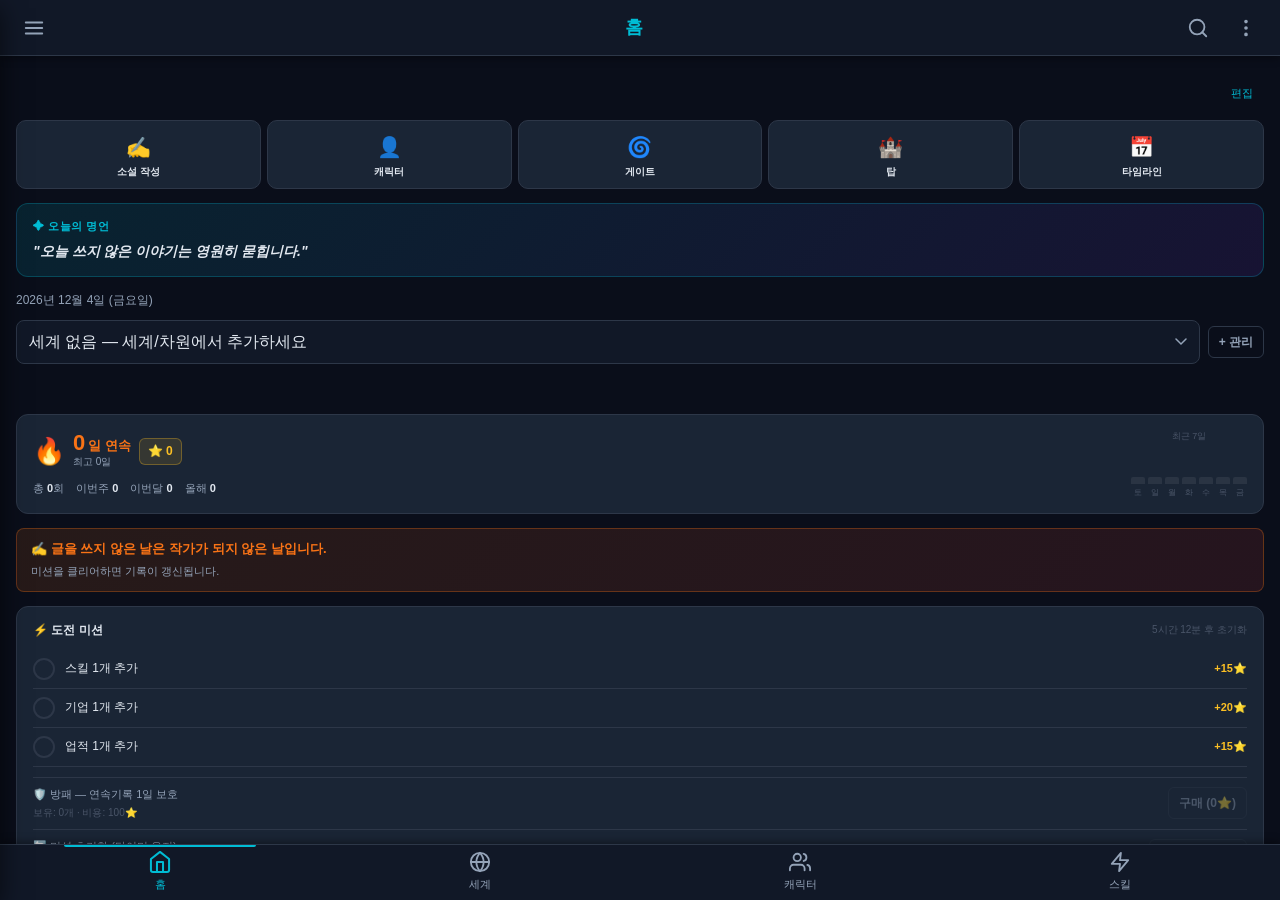
<file: index.html>
<!DOCTYPE html>
<html>
<head>
  <meta charset="utf-8">
  <meta http-equiv="refresh" content="0; url=novel-wiki/">
  <title>소설 창작 위키</title>
</head>
<body>
  <script>location.replace('novel-wiki/');</script>
</body>
</html>
</file>
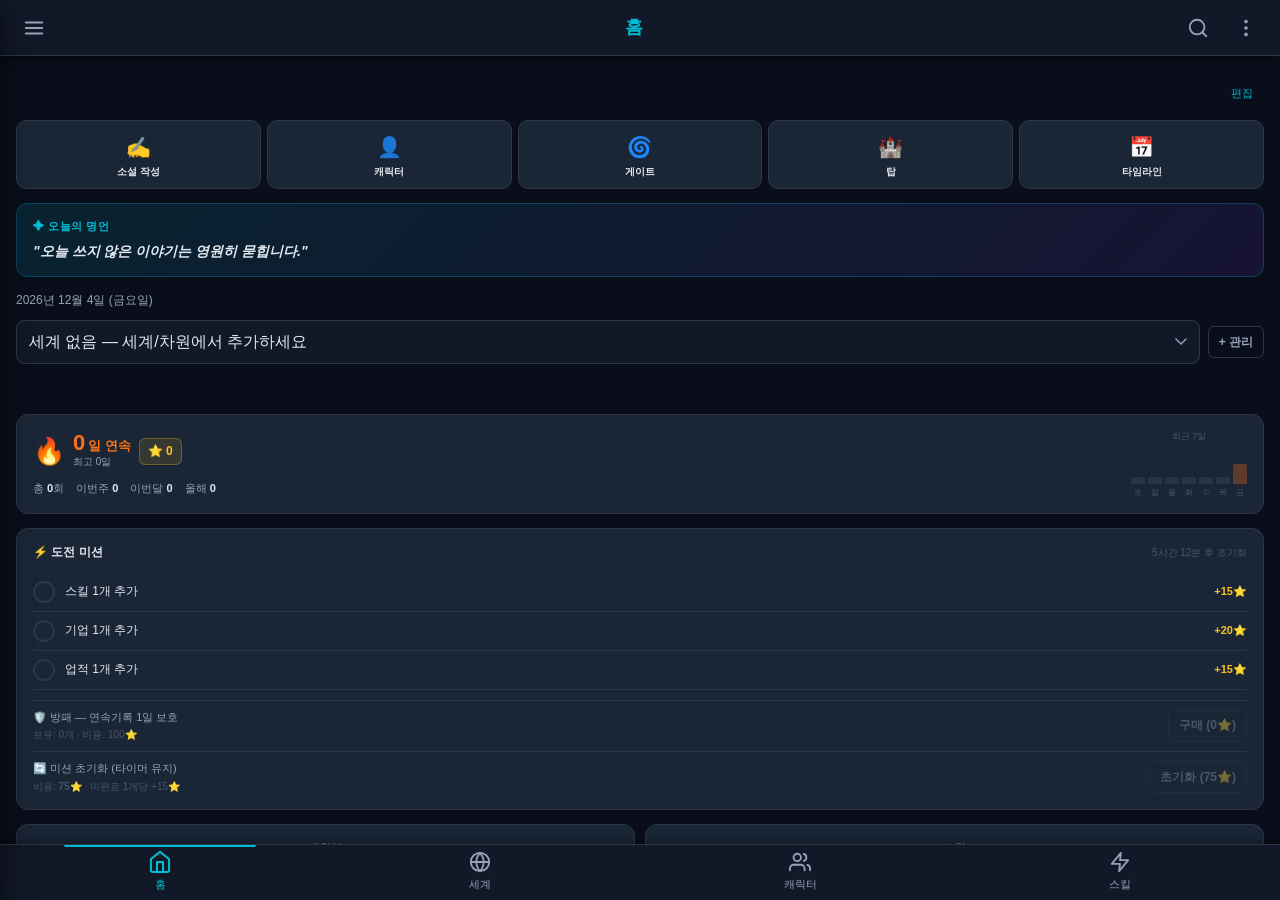
<file: novel-wiki/index.html>
<!DOCTYPE html>
<html lang="ko" data-theme="dark">
<head>
  <meta charset="UTF-8" />
  <meta name="viewport" content="width=device-width, initial-scale=1.0, viewport-fit=cover, maximum-scale=1.0, user-scalable=no" />
  <title>소설 창작 위키</title>

  <!-- ── PWA Meta Tags ── -->
  <meta name="theme-color" content="#0a0e1a" />
  <meta name="color-scheme" content="dark" />
  <meta name="description" content="웹소설 세계관 관리 앱 — 게임 판타지 탑 등반물 창작 위키" />

  <!-- Apple / iOS PWA -->
  <meta name="apple-mobile-web-app-capable" content="yes" />
  <meta name="apple-mobile-web-app-status-bar-style" content="black-translucent" />
  <meta name="apple-mobile-web-app-title" content="창작위키" />
  <meta name="mobile-web-app-capable" content="yes" />

  <!-- Microsoft / Windows -->
  <meta name="msapplication-TileColor" content="#0a0e1a" />
  <meta name="msapplication-navbutton-color" content="#0a0e1a" />

  <!-- Open Graph -->
  <meta property="og:title" content="소설 창작 위키" />
  <meta property="og:description" content="웹소설 세계관 관리 앱" />
  <meta property="og:type" content="website" />

  <!-- PWA Manifest -->
  <link rel="manifest" href="manifest.json" />

  <!-- Preconnect for Korean fonts -->
  <link rel="preconnect" href="https://fonts.googleapis.com" />
  <link rel="preconnect" href="https://fonts.gstatic.com" crossorigin />

  <!-- Stylesheets -->
  <link rel="stylesheet" href="css/main.css" />
  <link rel="stylesheet" href="css/components.css" />
  <link rel="stylesheet" href="css/mobile.css" />
  <link rel="stylesheet" href="css/novel-view.css" />
</head>
<body>

<!-- ╔═══════════════════════════════════════════╗ -->
<!-- ║              APP SHELL                    ║ -->
<!-- ╚═══════════════════════════════════════════╝ -->
<div class="app-shell" id="appShell">

  <!-- ── TOP HEADER ── -->
  <header class="top-header" id="topHeader" role="banner">
    <div class="top-header__left">
      <!-- Back button (hidden until navigation history exists) -->
      <button class="icon-btn" id="btnHeaderBack" aria-label="이전 페이지" style="display:none;" onclick="AppRouter.handleBack()">
        <svg viewBox="0 0 24 24" fill="none" stroke="currentColor" stroke-width="2.5" stroke-linecap="round" stroke-linejoin="round">
          <path d="M19 12H5M12 5l-7 7 7 7"/>
        </svg>
      </button>
      <!-- Hamburger menu -->
      <button class="icon-btn" id="btnOpenDrawer" aria-label="메뉴 열기" aria-expanded="false" aria-controls="appDrawer">
        <svg viewBox="0 0 24 24" fill="none" stroke="currentColor" stroke-width="2" stroke-linecap="round">
          <line x1="3" y1="6" x2="21" y2="6"/>
          <line x1="3" y1="12" x2="21" y2="12"/>
          <line x1="3" y1="18" x2="21" y2="18"/>
        </svg>
      </button>
    </div>

    <!-- Dynamic page title -->
    <h1 class="top-header__title" id="pageTitle">
      소설 <span>창작위키</span>
    </h1>

    <div class="top-header__right">
      <!-- Search -->
      <button class="icon-btn" id="btnOpenSearch" aria-label="검색" title="전체 검색 (Ctrl+K)">
        <svg viewBox="0 0 24 24" fill="none" stroke="currentColor" stroke-width="2" stroke-linecap="round" stroke-linejoin="round">
          <circle cx="11" cy="11" r="8"/>
          <path d="m21 21-4.35-4.35"/>
        </svg>
      </button>
      <!-- More options -->
      <button class="icon-btn" id="btnHeaderMore" aria-label="더보기" title="페이지 옵션">
        <svg viewBox="0 0 24 24" fill="none" stroke="currentColor" stroke-width="2" stroke-linecap="round">
          <circle cx="12" cy="5" r="1" fill="currentColor"/>
          <circle cx="12" cy="12" r="1" fill="currentColor"/>
          <circle cx="12" cy="19" r="1" fill="currentColor"/>
        </svg>
      </button>
    </div>
  </header>

  <!-- ── DRAWER OVERLAY ── -->
  <div class="drawer-overlay" id="drawerOverlay" role="presentation" aria-hidden="true"></div>

  <!-- ── LEFT NAVIGATION DRAWER ── -->
  <nav class="drawer" id="appDrawer" role="navigation" aria-label="전체 메뉴">
    <div class="drawer__header">
      <div class="drawer__logo">
        <div class="drawer__logo-title">소설 창작위키</div>
        <div class="drawer__logo-sub">Game Fantasy Tower Novel</div>
      </div>
      <button class="icon-btn drawer__close" id="btnCloseDrawer" aria-label="메뉴 닫기">
        <svg viewBox="0 0 24 24" fill="none" stroke="currentColor" stroke-width="2" stroke-linecap="round">
          <path d="M18 6L6 18M6 6l12 12"/>
        </svg>
      </button>
    </div>

    <div class="drawer__nav" id="drawerNav" role="list">

      <!-- ① 메인 -->
      <div class="drawer__section">
        <div class="drawer__section-label">메인</div>
        <button class="drawer__item active" role="listitem" data-page="home">
          <svg viewBox="0 0 24 24" fill="none" stroke="currentColor" stroke-width="2" stroke-linecap="round" stroke-linejoin="round">
            <path d="M3 9l9-7 9 7v11a2 2 0 01-2 2H5a2 2 0 01-2-2z"/>
            <polyline points="9,22 9,12 15,12 15,22"/>
          </svg>
          홈
        </button>
        <button class="drawer__item" role="listitem" data-page="shortcuts">
          <svg viewBox="0 0 24 24" fill="none" stroke="currentColor" stroke-width="2" stroke-linecap="round" stroke-linejoin="round">
            <path d="M5 3l14 9-14 9V3z"/>
          </svg>
          바로가기
        </button>
        <button class="drawer__item" role="listitem" data-page="novel-view">
          <svg viewBox="0 0 24 24" fill="none" stroke="currentColor" stroke-width="2" stroke-linecap="round" stroke-linejoin="round">
            <path d="M2 3h6a4 4 0 014 4v14a3 3 0 00-3-3H2z"/>
            <path d="M22 3h-6a4 4 0 00-4 4v14a3 3 0 013-3h7z"/>
          </svg>
          소설 쓰기
        </button>
      </div>

      <!-- ② 세계 설정 -->
      <div class="drawer__section">
        <div class="drawer__section-label">세계 설정</div>
        <button class="drawer__item" role="listitem" data-page="world">
          <svg viewBox="0 0 24 24" fill="none" stroke="currentColor" stroke-width="2" stroke-linecap="round" stroke-linejoin="round">
            <circle cx="12" cy="12" r="10"/>
            <line x1="2" y1="12" x2="22" y2="12"/>
            <path d="M12 2a15.3 15.3 0 014 10 15.3 15.3 0 01-4 10 15.3 15.3 0 01-4-10 15.3 15.3 0 014-10z"/>
          </svg>
          세계/차원
        </button>
        <button class="drawer__item" role="listitem" data-page="tower">
          <svg viewBox="0 0 24 24" fill="none" stroke="currentColor" stroke-width="2" stroke-linecap="round" stroke-linejoin="round">
            <rect x="5" y="2" width="14" height="20" rx="2"/>
            <line x1="9" y1="7" x2="15" y2="7"/>
            <line x1="9" y1="11" x2="15" y2="11"/>
            <line x1="9" y1="15" x2="15" y2="15"/>
            <line x1="9" y1="19" x2="15" y2="19"/>
          </svg>
          탑 관리
        </button>
        <button class="drawer__item" role="listitem" data-page="world-rules">
          <svg viewBox="0 0 24 24" fill="none" stroke="currentColor" stroke-width="2" stroke-linecap="round" stroke-linejoin="round">
            <path d="M14 2H6a2 2 0 00-2 2v16a2 2 0 002 2h12a2 2 0 002-2V8z"/>
            <polyline points="14 2 14 8 20 8"/>
            <line x1="16" y1="13" x2="8" y2="13"/>
            <line x1="16" y1="17" x2="8" y2="17"/>
            <polyline points="10 9 9 9 8 9"/>
          </svg>
          세계관 규칙
        </button>
      </div>

      <!-- ② 세계 설정 — 국가/기업 추가 -->
      <div class="drawer__section" style="margin-top:-4px;">
        <div class="drawer__section-label">세계 구성</div>
        <button class="drawer__item" role="listitem" data-page="gates">
          <svg viewBox="0 0 24 24" fill="none" stroke="currentColor" stroke-width="2" stroke-linecap="round" stroke-linejoin="round">
            <rect x="3" y="3" width="18" height="18" rx="2"/>
            <path d="M9 3v18M15 3v18"/>
            <path d="M3 9h18M3 15h18"/>
          </svg>
          게이트
        </button>
        <button class="drawer__item" role="listitem" data-page="countries">
          <svg viewBox="0 0 24 24" fill="none" stroke="currentColor" stroke-width="2" stroke-linecap="round" stroke-linejoin="round">
            <circle cx="12" cy="12" r="10"/>
            <path d="M2 12h20M12 2a15.3 15.3 0 010 20M12 2a15.3 15.3 0 000 20"/>
          </svg>
          국가
        </button>
        <button class="drawer__item" role="listitem" data-page="companies">
          <svg viewBox="0 0 24 24" fill="none" stroke="currentColor" stroke-width="2" stroke-linecap="round" stroke-linejoin="round">
            <rect x="2" y="7" width="20" height="14" rx="2"/>
            <path d="M16 21V5a2 2 0 00-2-2h-4a2 2 0 00-2 2v16"/>
          </svg>
          기업
        </button>
        <button class="drawer__item" role="listitem" data-page="places">
          <svg viewBox="0 0 24 24" fill="none" stroke="currentColor" stroke-width="2" stroke-linecap="round" stroke-linejoin="round">
            <path d="M21 10c0 7-9 13-9 13s-9-6-9-13a9 9 0 0118 0z"/>
            <circle cx="12" cy="10" r="3"/>
          </svg>
          장소
        </button>
      </div>

      <!-- ② 세계 구성 추가 - 종족 -->
      <div class="drawer__section" style="margin-top:-4px;">
        <div class="drawer__section-label">생명체</div>
        <button class="drawer__item" role="listitem" data-page="races">
          <svg viewBox="0 0 24 24" fill="none" stroke="currentColor" stroke-width="2" stroke-linecap="round" stroke-linejoin="round">
            <path d="M17 21v-2a4 4 0 00-4-4H5a4 4 0 00-4 4v2"/>
            <circle cx="9" cy="7" r="4"/>
            <path d="M21 15c0 2.21-2.686 4-6 4"/>
            <path d="M16 3.13a4 4 0 010 7.75"/>
          </svg>
          종족
        </button>
        <button class="drawer__item" role="listitem" data-page="monsters">
          <svg viewBox="0 0 24 24" fill="none" stroke="currentColor" stroke-width="2" stroke-linecap="round" stroke-linejoin="round">
            <path d="M12 2C6.48 2 2 6.48 2 12s4.48 10 10 10 10-4.48 10-10S17.52 2 12 2z"/>
            <path d="M8 14s1.5 2 4 2 4-2 4-2"/>
            <line x1="9" y1="9" x2="9.01" y2="9"/>
            <line x1="15" y1="9" x2="15.01" y2="9"/>
          </svg>
          몬스터
        </button>
      </div>

      <!-- ③ 인물 -->
      <div class="drawer__section">
        <div class="drawer__section-label">인물</div>
        <button class="drawer__item" role="listitem" data-page="characters">
          <svg viewBox="0 0 24 24" fill="none" stroke="currentColor" stroke-width="2" stroke-linecap="round" stroke-linejoin="round">
            <path d="M17 21v-2a4 4 0 00-4-4H5a4 4 0 00-4 4v2"/>
            <circle cx="9" cy="7" r="4"/>
            <path d="M23 21v-2a4 4 0 00-3-3.87"/>
            <path d="M16 3.13a4 4 0 010 7.75"/>
          </svg>
          캐릭터
        </button>
        <button class="drawer__item" role="listitem" data-page="organizations">
          <svg viewBox="0 0 24 24" fill="none" stroke="currentColor" stroke-width="2" stroke-linecap="round" stroke-linejoin="round">
            <rect x="2" y="7" width="20" height="14" rx="2"/>
            <path d="M16 21V5a2 2 0 00-2-2h-4a2 2 0 00-2 2v16"/>
          </svg>
          조직/단체
        </button>
        <button class="drawer__item" role="listitem" data-page="constellations">
          <svg viewBox="0 0 24 24" fill="none" stroke="currentColor" stroke-width="2" stroke-linecap="round" stroke-linejoin="round">
            <polygon points="12 2 15.09 8.26 22 9.27 17 14.14 18.18 21.02 12 17.77 5.82 21.02 7 14.14 2 9.27 8.91 8.26 12 2"/>
          </svg>
          성좌
        </button>
        <button class="drawer__item" role="listitem" data-page="gods">
          <svg viewBox="0 0 24 24" fill="none" stroke="currentColor" stroke-width="2" stroke-linecap="round" stroke-linejoin="round">
            <circle cx="12" cy="12" r="10"/>
            <path d="M12 2v4M12 18v4M4.93 4.93l2.83 2.83M16.24 16.24l2.83 2.83M2 12h4M18 12h4M4.93 19.07l2.83-2.83M16.24 7.76l2.83-2.83"/>
          </svg>
          신
        </button>
        <button class="drawer__item" role="listitem" data-page="family-tree">
          <svg viewBox="0 0 24 24" fill="none" stroke="currentColor" stroke-width="2" stroke-linecap="round" stroke-linejoin="round">
            <circle cx="12" cy="4" r="2"/>
            <circle cx="5" cy="18" r="2"/>
            <circle cx="19" cy="18" r="2"/>
            <path d="M12 6v4M12 10l-7 6M12 10l7 6"/>
          </svg>
          가계도
        </button>
      </div>

      <!-- ④ 능력 & 아이템 -->
      <div class="drawer__section">
        <div class="drawer__section-label">능력 &amp; 아이템</div>
        <button class="drawer__item" role="listitem" data-page="skills">
          <svg viewBox="0 0 24 24" fill="none" stroke="currentColor" stroke-width="2" stroke-linecap="round" stroke-linejoin="round">
            <path d="M13 2L3 14h9l-1 8 10-12h-9l1-8z"/>
          </svg>
          스킬
        </button>
        <button class="drawer__item" role="listitem" data-page="achievements">
          <svg viewBox="0 0 24 24" fill="none" stroke="currentColor" stroke-width="2" stroke-linecap="round" stroke-linejoin="round">
            <circle cx="12" cy="8" r="6"/>
            <path d="M15.477 12.89L17 22l-5-3-5 3 1.523-9.11"/>
          </svg>
          업적
        </button>
        <button class="drawer__item" role="listitem" data-page="items">
          <svg viewBox="0 0 24 24" fill="none" stroke="currentColor" stroke-width="2" stroke-linecap="round" stroke-linejoin="round">
            <path d="M12 2l9 4.5v11L12 22l-9-4.5v-11L12 2z"/>
            <polyline points="12 22 12 11.5"/>
            <polyline points="21 6.5 12 11.5 3 6.5"/>
          </svg>
          아이템
        </button>
        <button class="drawer__item" role="listitem" data-page="jobs">
          <svg viewBox="0 0 24 24" fill="none" stroke="currentColor" stroke-width="2" stroke-linecap="round" stroke-linejoin="round">
            <path d="M20.59 13.41l-7.17 7.17a2 2 0 01-2.83 0L2 12V2h10l8.59 8.59a2 2 0 010 2.82z"/>
            <line x1="7" y1="7" x2="7.01" y2="7"/>
          </svg>
          직업
        </button>
        <button class="drawer__item" role="listitem" data-page="stat-defs">
          <svg viewBox="0 0 24 24" fill="none" stroke="currentColor" stroke-width="2" stroke-linecap="round" stroke-linejoin="round">
            <line x1="18" y1="20" x2="18" y2="10"/>
            <line x1="12" y1="20" x2="12" y2="4"/>
            <line x1="6" y1="20" x2="6" y2="14"/>
          </svg>
          스텟 정의
        </button>
        <button class="drawer__item" role="listitem" data-page="traps">
          <svg viewBox="0 0 24 24" fill="none" stroke="currentColor" stroke-width="2" stroke-linecap="round" stroke-linejoin="round">
            <path d="M12 2L2 7l10 5 10-5-10-5z"/>
            <path d="M2 17l10 5 10-5"/>
            <path d="M2 12l10 5 10-5"/>
          </svg>
          함정 종류
        </button>
      </div>

      <!-- ⑤ 스토리 -->
      <div class="drawer__section">
        <div class="drawer__section-label">스토리</div>
        <button class="drawer__item" role="listitem" data-page="timeline">
          <svg viewBox="0 0 24 24" fill="none" stroke="currentColor" stroke-width="2" stroke-linecap="round" stroke-linejoin="round">
            <line x1="12" y1="8" x2="12" y2="12"/>
            <line x1="12" y1="16" x2="12.01" y2="16"/>
            <circle cx="12" cy="12" r="10"/>
          </svg>
          타임라인
        </button>
        <button class="drawer__item" role="listitem" data-page="event-graph">
          <svg viewBox="0 0 24 24" fill="none" stroke="currentColor" stroke-width="2" stroke-linecap="round" stroke-linejoin="round">
            <circle cx="18" cy="5" r="3"/>
            <circle cx="6" cy="12" r="3"/>
            <circle cx="18" cy="19" r="3"/>
            <line x1="8.59" y1="13.51" x2="15.42" y2="17.49"/>
            <line x1="15.41" y1="6.51" x2="8.59" y2="10.49"/>
          </svg>
          사건 그래프
        </button>
        <button class="drawer__item" role="listitem" data-page="quests">
          <svg viewBox="0 0 24 24" fill="none" stroke="currentColor" stroke-width="2" stroke-linecap="round" stroke-linejoin="round">
            <path d="M9 11l3 3L22 4"/>
            <path d="M21 12v7a2 2 0 01-2 2H5a2 2 0 01-2-2V5a2 2 0 012-2h11"/>
          </svg>
          퀘스트
        </button>
      </div>

      <!-- ⑥ 도구 -->
      <div class="drawer__section">
        <div class="drawer__section-label">도구</div>
        <button class="drawer__item" role="listitem" data-page="status-viewer">
          <svg viewBox="0 0 24 24" fill="none" stroke="currentColor" stroke-width="2" stroke-linecap="round" stroke-linejoin="round">
            <rect x="2" y="3" width="20" height="14" rx="2"/>
            <line x1="8" y1="21" x2="16" y2="21"/>
            <line x1="12" y1="17" x2="12" y2="21"/>
          </svg>
          상태창 뷰어
        </button>
        <button class="drawer__item" role="listitem" data-page="templates">
          <svg viewBox="0 0 24 24" fill="none" stroke="currentColor" stroke-width="2" stroke-linecap="round" stroke-linejoin="round">
            <rect x="3" y="3" width="7" height="7"/>
            <rect x="14" y="3" width="7" height="7"/>
            <rect x="14" y="14" width="7" height="7"/>
            <rect x="3" y="14" width="7" height="7"/>
          </svg>
          기본 설정 관리
        </button>
        <button class="drawer__item" role="listitem" data-page="settings">
          <svg viewBox="0 0 24 24" fill="none" stroke="currentColor" stroke-width="2" stroke-linecap="round" stroke-linejoin="round">
            <circle cx="12" cy="12" r="3"/>
            <path d="M19.07 4.93l-1.41 1.41M4.93 4.93l1.41 1.41M12 2v2M12 20v2M20 12h2M2 12h2M17.66 17.66l1.41 1.41M4.93 19.07l1.41-1.41"/>
          </svg>
          설정
        </button>
        <button class="drawer__item" role="listitem" data-page="reminders">
          <svg viewBox="0 0 24 24" fill="none" stroke="currentColor" stroke-width="2" stroke-linecap="round" stroke-linejoin="round">
            <path d="M18 8A6 6 0 006 8c0 7-3 9-3 9h18s-3-2-3-9"/>
            <path d="M13.73 21a2 2 0 01-3.46 0"/>
          </svg>
          리마인더
        </button>
        <button class="drawer__item" role="listitem" data-page="keywords">
          <svg viewBox="0 0 24 24" fill="none" stroke="currentColor" stroke-width="2" stroke-linecap="round" stroke-linejoin="round">
            <path d="M20.59 13.41l-7.17 7.17a2 2 0 01-2.83 0L2 12V2h10l8.59 8.59a2 2 0 010 2.82z"/>
            <line x1="7" y1="7" x2="7.01" y2="7"/>
            <path d="M12 12l4 4"/>
          </svg>
          키워드 메모장
        </button>
        <button class="drawer__item" role="listitem" data-page="tutorial">
          <svg viewBox="0 0 24 24" fill="none" stroke="currentColor" stroke-width="2" stroke-linecap="round" stroke-linejoin="round">
            <circle cx="12" cy="12" r="10"/>
            <path d="M9.09 9a3 3 0 015.83 1c0 2-3 3-3 3"/>
            <line x1="12" y1="17" x2="12.01" y2="17"/>
          </svg>
          튜토리얼 &amp; 기능 설명
        </button>
      </div>

    </div>

    <div class="drawer__footer">
      <div id="drawerVersion">소설 창작 위키 v1.0</div>
      <div id="drawerSyncStatus" style="margin-top:4px; color: var(--color-success); font-size:11px;">
        ● 오프라인 저장됨
      </div>
    </div>
  </nav>

  <!-- ── MAIN CONTENT ── -->
  <main class="page-content" id="app" role="main" aria-live="polite">
    <!-- Pages are rendered here by JS router -->
    <div class="loader-overlay" id="initialLoader">
      <div class="spinner"></div>
    </div>
  </main>

  <!-- ── BOTTOM NAVIGATION ── -->
  <nav class="bottom-nav" id="bottomNav" role="navigation" aria-label="하단 탭 메뉴">
    <button class="bottom-nav__item active" data-page="home" aria-label="홈" aria-selected="true">
      <svg viewBox="0 0 24 24" fill="none" stroke="currentColor" stroke-width="2" stroke-linecap="round" stroke-linejoin="round">
        <path d="M3 9l9-7 9 7v11a2 2 0 01-2 2H5a2 2 0 01-2-2z"/>
        <polyline points="9,22 9,12 15,12 15,22"/>
      </svg>
      <span>홈</span>
    </button>

    <button class="bottom-nav__item" data-page="world" aria-label="세계/차원" aria-selected="false">
      <svg viewBox="0 0 24 24" fill="none" stroke="currentColor" stroke-width="2" stroke-linecap="round" stroke-linejoin="round">
        <circle cx="12" cy="12" r="10"/>
        <line x1="2" y1="12" x2="22" y2="12"/>
        <path d="M12 2a15.3 15.3 0 014 10 15.3 15.3 0 01-4 10 15.3 15.3 0 01-4-10 15.3 15.3 0 014-10z"/>
      </svg>
      <span>세계</span>
    </button>

    <button class="bottom-nav__item" data-page="characters" aria-label="캐릭터" aria-selected="false">
      <svg viewBox="0 0 24 24" fill="none" stroke="currentColor" stroke-width="2" stroke-linecap="round" stroke-linejoin="round">
        <path d="M17 21v-2a4 4 0 00-4-4H5a4 4 0 00-4 4v2"/>
        <circle cx="9" cy="7" r="4"/>
        <path d="M23 21v-2a4 4 0 00-3-3.87"/>
        <path d="M16 3.13a4 4 0 010 7.75"/>
      </svg>
      <span>캐릭터</span>
    </button>

    <button class="bottom-nav__item" data-page="skills" aria-label="스킬" aria-selected="false">
      <svg viewBox="0 0 24 24" fill="none" stroke="currentColor" stroke-width="2" stroke-linecap="round" stroke-linejoin="round">
        <path d="M13 2L3 14h9l-1 8 10-12h-9l1-8z"/>
      </svg>
      <span>스킬</span>
    </button>
  </nav>

</div>
<!-- end .app-shell -->

<!-- ═══════════════════════════════════════════════
     GLOBAL OVERLAYS
════════════════════════════════════════════════ -->

<!-- ── GLOBAL SEARCH OVERLAY ── -->
<div class="search-overlay" id="searchOverlay" role="search" aria-label="전체 검색" aria-hidden="true">
  <div class="search-overlay__bar">
    <button class="icon-btn" id="btnCloseSearch" aria-label="검색 닫기">
      <svg viewBox="0 0 24 24" fill="none" stroke="currentColor" stroke-width="2" stroke-linecap="round">
        <path d="M19 12H5M12 5l-7 7 7 7"/>
      </svg>
    </button>
    <input
      type="search"
      class="search-input"
      id="searchInput"
      placeholder="캐릭터, 스킬, 아이템, 세계 검색..."
      autocomplete="off"
      autocorrect="off"
      autocapitalize="off"
      spellcheck="false"
      enterkeyhint="search"
    />
    <button class="icon-btn" id="btnClearSearch" aria-label="검색어 지우기" style="display:none;">
      <svg viewBox="0 0 24 24" fill="none" stroke="currentColor" stroke-width="2" stroke-linecap="round">
        <circle cx="12" cy="12" r="10"/>
        <path d="M15 9l-6 6M9 9l6 6"/>
      </svg>
    </button>
  </div>
  <div id="searchFilterBar" style="display:flex;flex-wrap:wrap;gap:5px;padding:8px 16px 0;border-bottom:1px solid var(--color-border);">
    <button class="search-type-chip" data-type="all" data-active="true"
      style="padding:3px 10px;border-radius:12px;font-size:11px;font-weight:600;cursor:pointer;border:1px solid var(--color-primary);background:var(--color-primary);color:#000;">전체</button>
    <button class="search-type-chip" data-type="characters" data-active="false"
      style="padding:3px 10px;border-radius:12px;font-size:11px;font-weight:600;cursor:pointer;border:1px solid var(--color-border);background:transparent;color:var(--color-text-muted);">👤 캐릭터</button>
    <button class="search-type-chip" data-type="skills" data-active="false"
      style="padding:3px 10px;border-radius:12px;font-size:11px;font-weight:600;cursor:pointer;border:1px solid var(--color-border);background:transparent;color:var(--color-text-muted);">⚡ 스킬</button>
    <button class="search-type-chip" data-type="achievements" data-active="false"
      style="padding:3px 10px;border-radius:12px;font-size:11px;font-weight:600;cursor:pointer;border:1px solid var(--color-border);background:transparent;color:var(--color-text-muted);">🏅 업적</button>
    <button class="search-type-chip" data-type="items" data-active="false"
      style="padding:3px 10px;border-radius:12px;font-size:11px;font-weight:600;cursor:pointer;border:1px solid var(--color-border);background:transparent;color:var(--color-text-muted);">📦 아이템</button>
    <button class="search-type-chip" data-type="monsters" data-active="false"
      style="padding:3px 10px;border-radius:12px;font-size:11px;font-weight:600;cursor:pointer;border:1px solid var(--color-border);background:transparent;color:var(--color-text-muted);">👾 몬스터</button>
    <button class="search-type-chip" data-type="constellations" data-active="false"
      style="padding:3px 10px;border-radius:12px;font-size:11px;font-weight:600;cursor:pointer;border:1px solid var(--color-border);background:transparent;color:var(--color-text-muted);">⭐ 성좌</button>
    <button class="search-type-chip" data-type="gates" data-active="false"
      style="padding:3px 10px;border-radius:12px;font-size:11px;font-weight:600;cursor:pointer;border:1px solid var(--color-border);background:transparent;color:var(--color-text-muted);">🌀 게이트</button>
    <button class="search-type-chip" data-type="organizations" data-active="false"
      style="padding:3px 10px;border-radius:12px;font-size:11px;font-weight:600;cursor:pointer;border:1px solid var(--color-border);background:transparent;color:var(--color-text-muted);">🏛️ 조직</button>
    <button class="search-type-chip" data-type="jobs" data-active="false"
      style="padding:3px 10px;border-radius:12px;font-size:11px;font-weight:600;cursor:pointer;border:1px solid var(--color-border);background:transparent;color:var(--color-text-muted);">🏷️ 직업</button>
    <button class="search-type-chip" data-type="countries" data-active="false"
      style="padding:3px 10px;border-radius:12px;font-size:11px;font-weight:600;cursor:pointer;border:1px solid var(--color-border);background:transparent;color:var(--color-text-muted);">🌍 국가</button>
  </div>
  <div class="search-results" id="searchResults" role="listbox" aria-label="검색 결과">
    <!-- Search results rendered by JS -->
    <div class="search-empty" id="searchEmpty">
      <div style="font-size:32px; margin-bottom:12px; opacity:0.3;">🔍</div>
      <div>검색어를 입력하세요</div>
      <div style="font-size:12px; margin-top:8px; color: var(--color-text-dim);">캐릭터, 스킬, 아이템, 세계관을 통합 검색합니다</div>
    </div>
  </div>
</div>

<!-- ── GLOBAL MODAL CONTAINER ── -->
<div class="modal-overlay" id="globalModalOverlay" role="dialog" aria-modal="true" aria-hidden="true">
  <div class="modal" id="globalModal">
    <div class="modal__drag-handle-area" id="modalDragHandle" aria-hidden="true">
      <div class="modal__drag-handle"></div>
    </div>
    <div class="modal-header" id="globalModalHeader">
      <span class="modal-header__title" id="globalModalTitle">제목</span>
      <button class="modal-header__close" id="btnCloseModal" aria-label="닫기">
        <svg viewBox="0 0 24 24" fill="none" stroke="currentColor" stroke-width="2" stroke-linecap="round">
          <path d="M18 6L6 18M6 6l12 12"/>
        </svg>
      </button>
    </div>
    <div class="modal-body" id="globalModalBody">
      <!-- Modal content injected by JS -->
    </div>
    <div class="modal-footer" id="globalModalFooter" style="display:none;">
      <button class="btn btn-ghost" id="btnModalCancel">취소</button>
      <button class="btn btn-primary" id="btnModalConfirm">저장</button>
    </div>
  </div>
</div>

<!-- ── CONFIRM DIALOG ── -->
<div class="confirm-dialog" id="confirmDialog" role="alertdialog" aria-modal="true" aria-hidden="true">
  <div class="confirm-dialog__box">
    <div class="confirm-dialog__icon" id="confirmIcon">⚠️</div>
    <div class="confirm-dialog__title" id="confirmTitle">정말 삭제하시겠습니까?</div>
    <div class="confirm-dialog__desc" id="confirmDesc">이 작업은 되돌릴 수 없습니다.</div>
    <div class="confirm-dialog__actions">
      <button class="btn btn-ghost" id="btnConfirmCancel">취소</button>
      <button class="btn btn-danger" id="btnConfirmOk">삭제</button>
    </div>
  </div>
</div>

<!-- ── TOAST NOTIFICATIONS ── -->
<div class="toast-container" id="toastContainer" role="status" aria-live="polite" aria-atomic="false"></div>

<!-- ── NOVEL STATUS OVERLAY (for popup status windows) ── -->
<div class="novel-status-overlay" id="statusOverlay" style="display:none;" role="dialog" aria-modal="true">
  <!-- Injected by JS when showing status window popup -->
</div>

<!-- ═══════════════════════════════════════════════
     PAGE TEMPLATES (hidden, cloned by JS)
════════════════════════════════════════════════ -->

<!-- Home page template -->
<template id="tpl-home">
  <div class="page active" id="page-home">
    <div class="page-header">
      <div class="gradient-bar mb-3"></div>
      <div class="flex items-center justify-between mb-2">
        <div>
          <h2 class="page-title">대시보드</h2>
          <p class="page-desc" id="homeSubtitle">나의 소설 세계관을 관리합니다</p>
        </div>
        <div class="status-window" style="min-width:120px; padding: 8px 12px;">
          <div style="font-family: var(--font-mono); font-size: 11px; color: var(--color-text-muted); margin-bottom:4px;">회귀 횟수</div>
          <div style="font-family: var(--font-mono); font-size: 20px; font-weight:700; color: var(--color-secondary);" id="regressionCount">0</div>
        </div>
      </div>
    </div>

    <!-- Quick stats -->
    <div class="stat-grid mb-4" id="homeStats">
      <div class="stat-box">
        <span class="stat-box__label">캐릭터</span>
        <span class="stat-box__value" id="statCharacters">0</span>
        <span class="stat-box__sub">명 등록됨</span>
      </div>
      <div class="stat-box">
        <span class="stat-box__label">스킬</span>
        <span class="stat-box__value" id="statSkills">0</span>
        <span class="stat-box__sub">개 등록됨</span>
      </div>
      <div class="stat-box">
        <span class="stat-box__label">아이템</span>
        <span class="stat-box__value" id="statItems">0</span>
        <span class="stat-box__sub">개 등록됨</span>
      </div>
      <div class="stat-box">
        <span class="stat-box__label">이벤트</span>
        <span class="stat-box__value" id="statEvents">0</span>
        <span class="stat-box__sub">개 등록됨</span>
      </div>
    </div>

    <!-- Quick actions -->
    <div class="section-header">
      <div class="section-title">빠른 접근</div>
    </div>

    <div class="grid-2 mb-6">
      <button class="card card--interactive" data-page="characters" style="padding: var(--sp-4); text-align:left;">
        <div style="font-size:24px; margin-bottom: var(--sp-2);">👤</div>
        <div style="font-weight:700; color: var(--color-text); margin-bottom:4px;">캐릭터</div>
        <div style="font-size: var(--text-xs); color: var(--color-text-muted);">인물 관리</div>
      </button>
      <button class="card card--interactive" data-page="skills" style="padding: var(--sp-4); text-align:left;">
        <div style="font-size:24px; margin-bottom: var(--sp-2);">⚡</div>
        <div style="font-weight:700; color: var(--color-text); margin-bottom:4px;">스킬</div>
        <div style="font-size: var(--text-xs); color: var(--color-text-muted);">능력 관리</div>
      </button>
      <button class="card card--interactive" data-page="tower" style="padding: var(--sp-4); text-align:left;">
        <div style="font-size:24px; margin-bottom: var(--sp-2);">🏰</div>
        <div style="font-weight:700; color: var(--color-text); margin-bottom:4px;">탑 관리</div>
        <div style="font-size: var(--text-xs); color: var(--color-text-muted);">층별 정보</div>
      </button>
      <button class="card card--interactive" data-page="timeline" style="padding: var(--sp-4); text-align:left;">
        <div style="font-size:24px; margin-bottom: var(--sp-2);">📅</div>
        <div style="font-weight:700; color: var(--color-text); margin-bottom:4px;">타임라인</div>
        <div style="font-size: var(--text-xs); color: var(--color-text-muted);">사건 흐름</div>
      </button>
    </div>

    <!-- Recent items -->
    <div class="section-header">
      <div class="section-title">최근 수정</div>
    </div>
    <div id="recentItems">
      <div class="empty-state">
        <div class="empty-state__icon">📝</div>
        <div class="empty-state__title">아직 항목이 없습니다</div>
        <div class="empty-state__desc">캐릭터, 스킬, 세계관 등을 추가하면 여기에 표시됩니다</div>
      </div>
    </div>
  </div>
</template>

<!-- ═══════════════════════════════════════════════
     JAVASCRIPT
════════════════════════════════════════════════ -->

<!-- DB & Store -->
<script src="js/db.js"></script>
<script src="js/store.js"></script>
<script src="js/utils.js"></script>
<script src="js/constants.js"></script>

<!-- Search engine -->
<script src="js/search.js"></script>

<!-- Page modules -->
<script src="pages/home.js"></script>
<script src="pages/world.js"></script>
<script src="pages/characters.js"></script>
<script src="pages/characters-form.js"></script>
<script src="pages/organizations.js"></script>
<script src="pages/organizations-form.js"></script>
<script src="pages/skills.js"></script>
<script src="pages/skills-form.js"></script>
<script src="pages/achievements.js"></script>
<script src="pages/constellations.js"></script>
<script src="pages/constellations-form.js"></script>
<script src="pages/gates.js"></script>
<script src="pages/gates-form.js"></script>
<script src="pages/monsters.js"></script>
<script src="pages/monsters-form.js"></script>
<script src="pages/tower.js"></script>
<script src="pages/tower-floor-form.js"></script>
<script src="pages/tower-subfloor-form.js"></script>
<script src="pages/timeline.js"></script>
<script src="pages/event-graph.js"></script>
<script src="pages/family-tree.js"></script>
<script src="pages/world-rules.js"></script>
<script src="pages/items.js"></script>
<script src="pages/items-form.js"></script>
<script src="pages/jobs.js"></script>
<script src="pages/jobs-form.js"></script>
<script src="pages/templates.js"></script>
<script src="pages/status-viewer.js"></script>
<script src="pages/novel-view.js"></script>
<script src="pages/settings.js"></script>
<script src="pages/countries.js"></script>
<script src="pages/countries-form.js"></script>
<script src="pages/companies.js"></script>
<script src="pages/reminders.js"></script>
<script src="pages/keywords.js"></script>
<script src="pages/stat-defs.js"></script>
<script src="pages/traps.js"></script>
<script src="pages/places.js"></script>
<script src="pages/places-form.js"></script>
<script src="pages/gods.js"></script>
<script src="pages/races.js"></script>
<script src="pages/quests.js"></script>
<script src="pages/shortcuts.js"></script>
<script src="pages/tutorial.js"></script>
<!-- Router & App bootstrap -->
<script src="js/router.js"></script>
<script src="js/app.js"></script>

<!-- Inline bootstrap: SW registration + keyboard shortcuts -->
<script>
(function () {
  'use strict';

  // ── Service Worker registration ──────────────────────────
  if ('serviceWorker' in navigator) {
    window.addEventListener('load', function () {
      navigator.serviceWorker.register('./sw.js', { scope: './' })
        .then(function (reg) {
          console.log('[App] SW registered, scope:', reg.scope);

          // Auto-reload when new SW activates and sends SW_UPDATED message
          navigator.serviceWorker.addEventListener('message', function (event) {
            if (event.data && event.data.type === 'SW_UPDATED') {
              window.location.reload();
            }
          });

          // Listen for updates
          reg.addEventListener('updatefound', function () {
            const newWorker = reg.installing;
            if (!newWorker) return;
            newWorker.addEventListener('statechange', function () {
              if (newWorker.state === 'installed' && navigator.serviceWorker.controller) {
                // New version available — notify app
                window.dispatchEvent(new CustomEvent('sw-update-available', {
                  detail: { registration: reg }
                }));
              }
            });
          });
        })
        .catch(function (err) {
          console.warn('[App] SW registration failed:', err);
        });
    });
  }

  // ── Keyboard shortcuts ───────────────────────────────────
  document.addEventListener('keydown', function (e) {
    // Ctrl+K or Cmd+K → open search
    if ((e.ctrlKey || e.metaKey) && e.key === 'k') {
      e.preventDefault();
      document.getElementById('btnOpenSearch')?.click();
    }
    // Escape → close any open overlay
    if (e.key === 'Escape') {
      if (document.getElementById('searchOverlay')?.classList.contains('open')) {
        document.getElementById('btnCloseSearch')?.click();
      } else if (document.getElementById('globalModalOverlay')?.classList.contains('open')) {
        document.getElementById('btnCloseModal')?.click();
      } else if (document.getElementById('appDrawer')?.classList.contains('open')) {
        document.getElementById('btnCloseDrawer')?.click();
      }
    }
  });

  // ── URL param routing on load ────────────────────────────
  window.addEventListener('DOMContentLoaded', function () {
    const params = new URLSearchParams(window.location.search);
    const page = params.get('page');
    const action = params.get('action');
    if (page && window.AppRouter) {
      window.AppRouter.navigate(page);
      if (action === 'new' && window.AppRouter.triggerAdd) {
        setTimeout(function () { window.AppRouter.triggerAdd(); }, 300);
      }
    }
  });

  // ── Prevent double-tap zoom on iOS ───────────────────────
  var lastTap = 0;
  document.addEventListener('touchend', function (e) {
    var now = Date.now();
    var delta = now - lastTap;
    if (delta < 300 && delta > 0) {
      // Only prevent if NOT on input/textarea/select
      var tag = e.target.tagName.toLowerCase();
      if (!['input', 'textarea', 'select', 'button', 'a'].includes(tag)) {
        e.preventDefault();
      }
    }
    lastTap = now;
  }, { passive: false });

  // ── Handle back button (Android) ─────────────────────────
  window.addEventListener('popstate', function () {
    if (window.AppRouter) {
      window.AppRouter.handleBack();
    }
  });

  // ── Visibility change: refresh data ─────────────────────
  document.addEventListener('visibilitychange', function () {
    if (!document.hidden && window.AppStore) {
      window.AppStore.emit('app-resume');
    }
  });

})();
</script>

</body>
</html>
</file>
<file: novel-wiki/css/main.css>
/* ============================================================
   main.css — 소설 창작 위키
   Dark RPG Theme · Korean Web Novel Management PWA
   ============================================================ */

/* ─── CSS Custom Properties ──────────────────────────────── */
:root {
  /* Colors */
  --color-bg:           #0a0e1a;
  --color-surface:      #111827;
  --color-card:         #1a2535;
  --color-border:       #2d3748;
  --color-primary:      #00bcd4;
  --color-primary-dark: #0097a7;
  --color-primary-glow: rgba(0, 188, 212, 0.25);
  --color-secondary:    #7c3aed;
  --color-secondary-glow: rgba(124, 58, 237, 0.25);
  --color-accent:       #f59e0b;
  --color-accent-glow:  rgba(245, 158, 11, 0.25);
  --color-text:         #e2e8f0;
  --color-text-muted:   #94a3b8;
  --color-text-dim:     #4a5568;
  --color-success:      #10b981;
  --color-warning:      #f59e0b;
  --color-danger:       #ef4444;
  --color-info:         #3b82f6;

  /* Grade Colors */
  --grade-f:   #6b7280;
  --grade-e:   #9ca3af;
  --grade-d:   #60a5fa;
  --grade-c:   #34d399;
  --grade-b:   #a78bfa;
  --grade-a:   #f59e0b;
  --grade-s:   #f97316;
  --grade-ss:  #ef4444;
  --grade-sss: #ec4899;
  --grade-g:   #00bcd4;
  --grade-ex:  linear-gradient(135deg, #f59e0b, #ec4899, #00bcd4);

  /* Spacing scale */
  --sp-1:  4px;
  --sp-2:  8px;
  --sp-3:  12px;
  --sp-4:  16px;
  --sp-5:  20px;
  --sp-6:  24px;
  --sp-8:  32px;
  --sp-10: 40px;
  --sp-12: 48px;
  --sp-16: 64px;

  /* Typography */
  --font-sans: 'Noto Sans KR', 'Apple SD Gothic Neo', 'Malgun Gothic',
               -apple-system, BlinkMacSystemFont, 'Segoe UI', sans-serif;
  --font-serif: 'Noto Serif KR', 'Batang', Georgia, serif;
  --font-mono: 'D2Coding', 'Nanum Gothic Coding', 'Courier New', Courier, monospace;
  --font-ui: var(--font-sans);

  /* Font sizes */
  --text-xs:   11px;
  --text-sm:   13px;
  --text-base: 15px;
  --text-md:   16px;
  --text-lg:   18px;
  --text-xl:   20px;
  --text-2xl:  24px;
  --text-3xl:  28px;

  /* Layout */
  --header-h:     56px;
  --bottom-nav-h: 56px;
  --drawer-w:     280px;
  --max-content:  640px;

  /* Radius */
  --radius-sm:  4px;
  --radius-md:  8px;
  --radius-lg:  12px;
  --radius-xl:  16px;
  --radius-full: 9999px;

  /* Shadows */
  --shadow-sm:  0 1px 3px rgba(0,0,0,0.4);
  --shadow-md:  0 4px 12px rgba(0,0,0,0.5);
  --shadow-lg:  0 8px 24px rgba(0,0,0,0.6);
  --shadow-cyan: 0 0 16px rgba(0, 188, 212, 0.3);
  --shadow-gold: 0 0 16px rgba(245, 158, 11, 0.3);

  /* Transitions */
  --transition-fast:   0.15s ease;
  --transition-normal: 0.25s ease;
  --transition-slow:   0.4s ease;

  /* Safe area insets (overridden by env() on supported devices) */
  --safe-top:    0px;
  --safe-bottom: 0px;
  --safe-left:   0px;
  --safe-right:  0px;
}

/* Safe area support */
@supports (padding: env(safe-area-inset-top)) {
  :root {
    --safe-top:    env(safe-area-inset-top);
    --safe-bottom: env(safe-area-inset-bottom);
    --safe-left:   env(safe-area-inset-left);
    --safe-right:  env(safe-area-inset-right);
  }
}

/* ─── CSS Reset ───────────────────────────────────────────── */
*, *::before, *::after {
  box-sizing: border-box;
  margin: 0;
  padding: 0;
}

html {
  font-size: 16px;
  -webkit-text-size-adjust: 100%;
  text-size-adjust: 100%;
  scroll-behavior: smooth;
  height: 100%;
}

body {
  font-family: var(--font-sans);
  font-size: var(--text-base);
  line-height: 1.6;
  color: var(--color-text);
  background-color: var(--color-bg);
  min-height: 100%;
  overflow-x: hidden;
  -webkit-font-smoothing: antialiased;
  -moz-osx-font-smoothing: grayscale;
}

img, video, canvas, svg {
  max-width: 100%;
  display: block;
}

a {
  color: var(--color-primary);
  text-decoration: none;
  transition: color var(--transition-fast);
}

a:hover {
  color: var(--color-primary-dark);
}

button, input, select, textarea {
  font-family: inherit;
  font-size: inherit;
  line-height: inherit;
}

button {
  cursor: pointer;
  border: none;
  background: none;
  color: inherit;
}

ul, ol {
  list-style: none;
}

h1, h2, h3, h4, h5, h6 {
  font-weight: 600;
  line-height: 1.3;
  color: var(--color-text);
}

p {
  line-height: 1.7;
  color: var(--color-text);
}

hr {
  border: none;
  border-top: 1px solid var(--color-border);
  margin: var(--sp-4) 0;
}

/* ─── App Shell Layout ────────────────────────────────────── */
.app-shell {
  display: flex;
  flex-direction: column;
  height: 100vh;
  height: 100dvh;
  background: var(--color-bg);
  position: relative;
  overflow: hidden;
}

/* ─── Top Header ──────────────────────────────────────────── */
.top-header {
  position: fixed;
  top: 0;
  left: 0;
  right: 0;
  height: calc(var(--header-h) + var(--safe-top));
  padding-top: var(--safe-top);
  background: var(--color-surface);
  border-bottom: 1px solid var(--color-border);
  display: flex;
  align-items: center;
  justify-content: space-between;
  padding-left: var(--sp-3);
  padding-right: var(--sp-3);
  z-index: 100;
  box-shadow: 0 2px 8px rgba(0,0,0,0.4);
}

.top-header__left,
.top-header__right {
  display: flex;
  align-items: center;
  gap: var(--sp-1);
  min-width: 80px;
}

.top-header__right {
  justify-content: flex-end;
}

.top-header__title {
  flex: 1;
  text-align: center;
  font-size: var(--text-lg);
  font-weight: 700;
  color: var(--color-primary);
  letter-spacing: -0.5px;
  overflow: hidden;
  text-overflow: ellipsis;
  white-space: nowrap;
  padding: 0 var(--sp-2);
}

.top-header__title span {
  color: var(--color-accent);
}

/* Icon buttons in header */
.icon-btn {
  display: flex;
  align-items: center;
  justify-content: center;
  width: 40px;
  height: 40px;
  border-radius: var(--radius-md);
  color: var(--color-text-muted);
  background: transparent;
  border: none;
  cursor: pointer;
  transition: background var(--transition-fast), color var(--transition-fast);
  flex-shrink: 0;
  -webkit-tap-highlight-color: transparent;
}

.icon-btn:hover,
.icon-btn:active {
  background: rgba(255,255,255,0.08);
  color: var(--color-text);
}

.icon-btn svg {
  width: 22px;
  height: 22px;
  flex-shrink: 0;
}

/* ─── Bottom Navigation ───────────────────────────────────── */
.bottom-nav {
  position: fixed;
  bottom: 0;
  left: 0;
  right: 0;
  height: calc(var(--bottom-nav-h) + var(--safe-bottom));
  padding-bottom: var(--safe-bottom);
  background: var(--color-surface);
  border-top: 1px solid var(--color-border);
  display: flex;
  align-items: stretch;
  z-index: 100;
  box-shadow: 0 -2px 8px rgba(0,0,0,0.4);
}

.bottom-nav__item {
  flex: 1;
  display: flex;
  flex-direction: column;
  align-items: center;
  justify-content: center;
  gap: 3px;
  color: var(--color-text-muted);
  font-size: var(--text-xs);
  font-weight: 500;
  cursor: pointer;
  border: none;
  background: none;
  padding: var(--sp-1) 0;
  transition: color var(--transition-fast);
  -webkit-tap-highlight-color: transparent;
  position: relative;
  min-height: 44px;
}

.bottom-nav__item svg {
  width: 22px;
  height: 22px;
  flex-shrink: 0;
  transition: transform var(--transition-fast);
}

.bottom-nav__item.active {
  color: var(--color-primary);
}

.bottom-nav__item.active svg {
  transform: scale(1.1);
}

.bottom-nav__item.active::after {
  content: '';
  position: absolute;
  top: 0;
  left: 20%;
  right: 20%;
  height: 2px;
  background: var(--color-primary);
  border-radius: 0 0 var(--radius-sm) var(--radius-sm);
}

/* ─── Page Content ────────────────────────────────────────── */
.page-content {
  flex: 1;
  overflow-y: auto;
  overflow-x: hidden;
  padding-top: calc(var(--header-h) + var(--safe-top) + var(--sp-4));
  padding-bottom: calc(var(--bottom-nav-h) + var(--safe-bottom) + var(--sp-6));
  padding-left: var(--sp-4);
  padding-right: var(--sp-4);
  -webkit-overflow-scrolling: touch;
  scroll-behavior: smooth;
  max-width: 100%;
}

.page-content--centered {
  max-width: var(--max-content);
  margin: 0 auto;
}

/* Page wrapper for JS-rendered pages */
.page {
  display: none;
  animation: fadeIn var(--transition-normal);
}

.page.active {
  display: block;
}

@keyframes fadeIn {
  from { opacity: 0; transform: translateY(8px); }
  to   { opacity: 1; transform: translateY(0); }
}

/* ─── Left Drawer ─────────────────────────────────────────── */
.drawer-overlay {
  position: fixed;
  inset: 0;
  background: rgba(0, 0, 0, 0.7);
  backdrop-filter: blur(2px);
  -webkit-backdrop-filter: blur(2px);
  z-index: 200;
  opacity: 0;
  pointer-events: none;
  transition: opacity var(--transition-normal);
}

.drawer-overlay.open {
  opacity: 1;
  pointer-events: all;
}

.drawer {
  position: fixed;
  top: 0;
  left: 0;
  bottom: 0;
  width: var(--drawer-w);
  background: var(--color-surface);
  border-right: 1px solid var(--color-border);
  z-index: 201;
  transform: translateX(-100%);
  transition: transform var(--transition-normal);
  display: flex;
  flex-direction: column;
  overflow: hidden;
  box-shadow: var(--shadow-lg);
  padding-top: var(--safe-top);
  padding-left: var(--safe-left);
}

.drawer.open {
  transform: translateX(0);
}

.drawer__header {
  display: flex;
  align-items: center;
  justify-content: space-between;
  padding: var(--sp-4);
  border-bottom: 1px solid var(--color-border);
  min-height: var(--header-h);
  flex-shrink: 0;
}

.drawer__logo {
  display: flex;
  flex-direction: column;
  gap: 2px;
}

.drawer__logo-title {
  font-size: var(--text-lg);
  font-weight: 700;
  color: var(--color-primary);
  letter-spacing: -0.5px;
}

.drawer__logo-sub {
  font-size: var(--text-xs);
  color: var(--color-text-muted);
  font-family: var(--font-mono);
}

.drawer__close {
  color: var(--color-text-muted);
}

.drawer__nav {
  flex: 1;
  overflow-y: auto;
  padding: var(--sp-2) 0;
  -webkit-overflow-scrolling: touch;
}

.drawer__section {
  margin-bottom: var(--sp-2);
}

.drawer__section-label {
  font-size: var(--text-xs);
  font-weight: 700;
  color: var(--color-text-dim);
  text-transform: uppercase;
  letter-spacing: 1px;
  padding: var(--sp-2) var(--sp-4) var(--sp-1);
}

.drawer__item {
  display: flex;
  align-items: center;
  gap: var(--sp-3);
  padding: var(--sp-3) var(--sp-4);
  color: var(--color-text-muted);
  font-size: var(--text-sm);
  font-weight: 500;
  cursor: pointer;
  transition: background var(--transition-fast), color var(--transition-fast);
  border-radius: 0;
  min-height: 44px;
  -webkit-tap-highlight-color: transparent;
}

.drawer__item:hover,
.drawer__item:active {
  background: rgba(255,255,255,0.05);
  color: var(--color-text);
}

.drawer__item.active {
  background: var(--color-primary-glow);
  color: var(--color-primary);
  border-right: 2px solid var(--color-primary);
}

.drawer__item svg {
  width: 18px;
  height: 18px;
  flex-shrink: 0;
  opacity: 0.7;
}

.drawer__item.active svg {
  opacity: 1;
}

.drawer__footer {
  padding: var(--sp-4);
  border-top: 1px solid var(--color-border);
  font-size: var(--text-xs);
  color: var(--color-text-dim);
  text-align: center;
  flex-shrink: 0;
  padding-bottom: calc(var(--sp-4) + var(--safe-bottom));
}

/* ─── Typography Utilities ────────────────────────────────── */
.text-primary   { color: var(--color-primary) !important; }
.text-secondary { color: var(--color-secondary) !important; }
.text-accent    { color: var(--color-accent) !important; }
.text-muted     { color: var(--color-text-muted) !important; }
.text-success   { color: var(--color-success) !important; }
.text-warning   { color: var(--color-warning) !important; }
.text-danger    { color: var(--color-danger) !important; }

.text-xs   { font-size: var(--text-xs) !important; }
.text-sm   { font-size: var(--text-sm) !important; }
.text-base { font-size: var(--text-base) !important; }
.text-lg   { font-size: var(--text-lg) !important; }
.text-xl   { font-size: var(--text-xl) !important; }
.text-2xl  { font-size: var(--text-2xl) !important; }

.font-mono   { font-family: var(--font-mono) !important; }
.font-serif  { font-family: var(--font-serif) !important; }
.font-bold   { font-weight: 700 !important; }
.font-medium { font-weight: 500 !important; }

.text-center { text-align: center !important; }
.text-right  { text-align: right !important; }

.truncate {
  overflow: hidden;
  text-overflow: ellipsis;
  white-space: nowrap;
}

/* ─── Layout Utilities ────────────────────────────────────── */
.flex        { display: flex; }
.flex-col    { flex-direction: column; }
.items-center { align-items: center; }
.items-start  { align-items: flex-start; }
.justify-between { justify-content: space-between; }
.justify-center  { justify-content: center; }
.gap-1 { gap: var(--sp-1); }
.gap-2 { gap: var(--sp-2); }
.gap-3 { gap: var(--sp-3); }
.gap-4 { gap: var(--sp-4); }
.flex-1 { flex: 1; }
.flex-wrap { flex-wrap: wrap; }

.grid-2 {
  display: grid;
  grid-template-columns: 1fr 1fr;
  gap: var(--sp-3);
}

.grid-3 {
  display: grid;
  grid-template-columns: repeat(3, 1fr);
  gap: var(--sp-3);
}

.w-full  { width: 100%; }
.h-full  { height: 100%; }

/* Spacing */
.p-2 { padding: var(--sp-2) !important; }
.p-3 { padding: var(--sp-3) !important; }
.p-4 { padding: var(--sp-4) !important; }
.px-3 { padding-left: var(--sp-3) !important; padding-right: var(--sp-3) !important; }
.px-4 { padding-left: var(--sp-4) !important; padding-right: var(--sp-4) !important; }
.py-2 { padding-top: var(--sp-2) !important; padding-bottom: var(--sp-2) !important; }
.py-3 { padding-top: var(--sp-3) !important; padding-bottom: var(--sp-3) !important; }
.mt-2 { margin-top: var(--sp-2) !important; }
.mt-3 { margin-top: var(--sp-3) !important; }
.mt-4 { margin-top: var(--sp-4) !important; }
.mb-2 { margin-bottom: var(--sp-2) !important; }
.mb-3 { margin-bottom: var(--sp-3) !important; }
.mb-4 { margin-bottom: var(--sp-4) !important; }
.mb-6 { margin-bottom: var(--sp-6) !important; }
.mr-2 { margin-right: var(--sp-2) !important; }
.ml-auto { margin-left: auto !important; }

/* Visibility */
.hidden { display: none !important; }
.visible { display: block !important; }
.opacity-0 { opacity: 0; }
.opacity-50 { opacity: 0.5; }

/* ─── Page Section Headers ────────────────────────────────── */
.section-header {
  display: flex;
  align-items: center;
  justify-content: space-between;
  margin-bottom: var(--sp-4);
}

.section-title {
  font-size: var(--text-xl);
  font-weight: 700;
  color: var(--color-text);
  display: flex;
  align-items: center;
  gap: var(--sp-2);
}

.section-title::before {
  content: '';
  display: block;
  width: 4px;
  height: 20px;
  background: var(--color-primary);
  border-radius: var(--radius-sm);
}

.section-subtitle {
  font-size: var(--text-sm);
  color: var(--color-text-muted);
  margin-top: var(--sp-1);
}

.page-header {
  margin-bottom: var(--sp-6);
}

.page-title {
  font-size: var(--text-2xl);
  font-weight: 700;
  color: var(--color-text);
  margin-bottom: var(--sp-1);
}

.page-desc {
  font-size: var(--text-sm);
  color: var(--color-text-muted);
  line-height: 1.6;
}

/* ─── Empty State ─────────────────────────────────────────── */
.empty-state {
  display: flex;
  flex-direction: column;
  align-items: center;
  justify-content: center;
  padding: var(--sp-16) var(--sp-8);
  text-align: center;
  color: var(--color-text-muted);
}

.empty-state__icon {
  font-size: 48px;
  margin-bottom: var(--sp-4);
  opacity: 0.4;
}

.empty-state__title {
  font-size: var(--text-lg);
  font-weight: 600;
  color: var(--color-text-muted);
  margin-bottom: var(--sp-2);
}

.empty-state__desc {
  font-size: var(--text-sm);
  color: var(--color-text-dim);
  max-width: 260px;
  line-height: 1.6;
}

/* ─── Dividers and Separators ─────────────────────────────── */
.divider {
  height: 1px;
  background: var(--color-border);
  margin: var(--sp-4) 0;
}

.divider--dashed {
  background: none;
  border-top: 1px dashed var(--color-border);
}

/* ─── Scrollbar ───────────────────────────────────────────── */
* {
  scrollbar-width: thin;
  scrollbar-color: var(--color-border) transparent;
}

*::-webkit-scrollbar {
  width: 4px;
  height: 4px;
}

*::-webkit-scrollbar-track {
  background: transparent;
}

*::-webkit-scrollbar-thumb {
  background: var(--color-border);
  border-radius: var(--radius-full);
}

*::-webkit-scrollbar-thumb:hover {
  background: var(--color-text-dim);
}

/* ─── Focus visible ───────────────────────────────────────── */
:focus-visible {
  outline: 2px solid var(--color-primary);
  outline-offset: 2px;
}

/* ─── Color picker: force light scheme so hue/sat area renders ─ */
input[type="color"] {
  color-scheme: light;
}

/* ─── Selection ───────────────────────────────────────────── */
::selection {
  background: var(--color-primary-glow);
  color: var(--color-primary);
}

/* ─── Progress bar ────────────────────────────────────────── */
.progress-bar {
  height: 6px;
  background: var(--color-border);
  border-radius: var(--radius-full);
  overflow: hidden;
}

.progress-bar__fill {
  height: 100%;
  background: linear-gradient(90deg, var(--color-primary), var(--color-secondary));
  border-radius: var(--radius-full);
  transition: width var(--transition-slow);
}

/* ─── Stat Row ────────────────────────────────────────────── */
.stat-row {
  display: flex;
  align-items: center;
  justify-content: space-between;
  padding: var(--sp-2) 0;
  border-bottom: 1px solid rgba(45, 55, 72, 0.5);
  font-family: var(--font-mono);
  font-size: var(--text-sm);
}

.stat-row:last-child {
  border-bottom: none;
}

.stat-row__label {
  color: var(--color-text-muted);
}

.stat-row__value {
  color: var(--color-text);
  font-weight: 600;
}

/* ─── Header gradient accent bar ─────────────────────────── */
.gradient-bar {
  height: 3px;
  background: linear-gradient(90deg,
    var(--color-primary) 0%,
    var(--color-secondary) 50%,
    var(--color-accent) 100%);
  border-radius: var(--radius-full);
}

/* ─── Chip / Filter strip ────────────────────────────────── */
.chip-strip {
  display: flex;
  gap: var(--sp-2);
  overflow-x: auto;
  padding-bottom: var(--sp-2);
  scrollbar-width: none;
  -ms-overflow-style: none;
}

.chip-strip::-webkit-scrollbar {
  display: none;
}

.chip {
  display: inline-flex;
  align-items: center;
  gap: var(--sp-1);
  padding: 5px var(--sp-3);
  border-radius: var(--radius-full);
  font-size: var(--text-xs);
  font-weight: 600;
  white-space: nowrap;
  cursor: pointer;
  border: 1px solid var(--color-border);
  background: var(--color-card);
  color: var(--color-text-muted);
  transition: all var(--transition-fast);
  -webkit-tap-highlight-color: transparent;
  min-height: 30px;
}

.chip:hover,
.chip.active {
  border-color: var(--color-primary);
  color: var(--color-primary);
  background: var(--color-primary-glow);
}

/* ─── Notification dot ────────────────────────────────────── */
.notif-dot {
  width: 8px;
  height: 8px;
  border-radius: 50%;
  background: var(--color-danger);
  position: absolute;
  top: 6px;
  right: 6px;
  border: 1.5px solid var(--color-surface);
}

/* ─── Back button ─────────────────────────────────────────── */
.back-btn {
  display: inline-flex;
  align-items: center;
  gap: var(--sp-2);
  color: var(--color-text-muted);
  font-size: var(--text-sm);
  cursor: pointer;
  margin-bottom: var(--sp-4);
  padding: var(--sp-1) 0;
  -webkit-tap-highlight-color: transparent;
}

.back-btn:hover {
  color: var(--color-primary);
}

/* ─── List items ──────────────────────────────────────────── */
.list-item {
  display: flex;
  align-items: center;
  gap: var(--sp-3);
  padding: var(--sp-3) var(--sp-4);
  background: var(--color-card);
  border-radius: var(--radius-md);
  border: 1px solid var(--color-border);
  margin-bottom: var(--sp-2);
  cursor: pointer;
  transition: all var(--transition-fast);
  -webkit-tap-highlight-color: transparent;
}

.list-item:hover,
.list-item:active {
  border-color: var(--color-primary);
  background: rgba(26, 37, 53, 0.8);
  transform: translateX(2px);
}

.list-item__avatar {
  width: 40px;
  height: 40px;
  border-radius: var(--radius-md);
  background: var(--color-border);
  display: flex;
  align-items: center;
  justify-content: center;
  font-size: var(--text-lg);
  flex-shrink: 0;
}

.list-item__body {
  flex: 1;
  min-width: 0;
}

.list-item__title {
  font-size: var(--text-base);
  font-weight: 600;
  color: var(--color-text);
  overflow: hidden;
  text-overflow: ellipsis;
  white-space: nowrap;
}

.list-item__sub {
  font-size: var(--text-xs);
  color: var(--color-text-muted);
  margin-top: 2px;
  overflow: hidden;
  text-overflow: ellipsis;
  white-space: nowrap;
}

.list-item__meta {
  display: flex;
  flex-direction: column;
  align-items: flex-end;
  gap: var(--sp-1);
  flex-shrink: 0;
}

/* ─── Single-finger scroll for all inline overflow containers ── */
[style*="overflow-y:auto"],
[style*="overflow-y: auto"],
[style*="overflow:auto"],
[style*="overflow: auto"] {
  -webkit-overflow-scrolling: touch;
  touch-action: pan-y;
  overscroll-behavior-y: contain;
}
</file>
<file: novel-wiki/css/components.css>
/* ============================================================
   components.css — 소설 창작 위키
   All reusable UI component styles
   ============================================================ */

/* ─── Cards ───────────────────────────────────────────────── */
.card {
  background: var(--color-card);
  border: 1px solid var(--color-border);
  border-radius: var(--radius-lg);
  overflow: hidden;
  transition: transform var(--transition-fast), box-shadow var(--transition-fast),
              border-color var(--transition-fast);
  position: relative;
}

.card:hover {
  transform: translateY(-2px);
  box-shadow: var(--shadow-md);
  border-color: rgba(45, 55, 72, 0.8);
}

.card--interactive {
  cursor: pointer;
  -webkit-tap-highlight-color: transparent;
}

.card--interactive:active {
  transform: scale(0.99);
}

.card--glow-cyan {
  border-color: rgba(0, 188, 212, 0.4);
  box-shadow: 0 0 12px rgba(0, 188, 212, 0.15);
}

.card--glow-gold {
  border-color: rgba(245, 158, 11, 0.4);
  box-shadow: 0 0 12px rgba(245, 158, 11, 0.15);
}

.card--glow-purple {
  border-color: rgba(124, 58, 237, 0.4);
  box-shadow: 0 0 12px rgba(124, 58, 237, 0.15);
}

.card__accent-bar {
  height: 3px;
  width: 100%;
}

.card__accent-bar--primary  { background: var(--color-primary); }
.card__accent-bar--secondary { background: var(--color-secondary); }
.card__accent-bar--accent   { background: var(--color-accent); }
.card__accent-bar--gradient {
  background: linear-gradient(90deg, var(--color-primary), var(--color-secondary));
}

.card-header {
  padding: var(--sp-4);
  border-bottom: 1px solid var(--color-border);
  display: flex;
  align-items: center;
  gap: var(--sp-3);
}

.card-header__icon {
  width: 36px;
  height: 36px;
  border-radius: var(--radius-md);
  background: var(--color-border);
  display: flex;
  align-items: center;
  justify-content: center;
  font-size: 18px;
  flex-shrink: 0;
}

.card-header__title {
  flex: 1;
  font-size: var(--text-base);
  font-weight: 700;
  color: var(--color-text);
  overflow: hidden;
  text-overflow: ellipsis;
  white-space: nowrap;
}

.card-header__sub {
  font-size: var(--text-xs);
  color: var(--color-text-muted);
  margin-top: 2px;
}

.card-header__actions {
  display: flex;
  align-items: center;
  gap: var(--sp-1);
  flex-shrink: 0;
}

.card-body {
  padding: var(--sp-4);
}

.card-body--compact {
  padding: var(--sp-3);
}

.card-footer {
  padding: var(--sp-3) var(--sp-4);
  border-top: 1px solid var(--color-border);
  display: flex;
  align-items: center;
  justify-content: space-between;
  gap: var(--sp-2);
}

/* ─── Character Card ──────────────────────────────────────── */
.character-card {
  background: var(--color-card);
  border: 1px solid var(--color-border);
  border-radius: var(--radius-lg);
  overflow: hidden;
  cursor: pointer;
  transition: all var(--transition-fast);
  -webkit-tap-highlight-color: transparent;
}

.character-card:hover {
  transform: translateY(-3px);
  box-shadow: var(--shadow-md);
}

.character-card__banner {
  height: 60px;
  background: linear-gradient(135deg, var(--color-surface), var(--color-border));
  position: relative;
  overflow: hidden;
}

.character-card__banner::after {
  content: '';
  position: absolute;
  inset: 0;
  background: linear-gradient(to bottom, transparent, rgba(26, 37, 53, 0.8));
}

.character-card__avatar {
  position: absolute;
  bottom: -16px;
  left: var(--sp-3);
  width: 48px;
  height: 48px;
  border-radius: var(--radius-md);
  background: var(--color-surface);
  border: 2px solid var(--color-card);
  display: flex;
  align-items: center;
  justify-content: center;
  font-size: 22px;
  z-index: 1;
}

.character-card__body {
  padding: var(--sp-5) var(--sp-3) var(--sp-3);
}

.character-card__name {
  font-size: var(--text-base);
  font-weight: 700;
  color: var(--color-text);
  margin-bottom: 3px;
}

.character-card__role {
  font-size: var(--text-xs);
  color: var(--color-text-muted);
  margin-bottom: var(--sp-3);
}

.character-card__stats {
  display: grid;
  grid-template-columns: repeat(3, 1fr);
  gap: var(--sp-2);
}

.character-card__stat {
  text-align: center;
  background: var(--color-surface);
  border-radius: var(--radius-sm);
  padding: 4px 2px;
}

.character-card__stat-label {
  font-size: 10px;
  color: var(--color-text-dim);
  font-family: var(--font-mono);
  display: block;
}

.character-card__stat-value {
  font-size: var(--text-sm);
  font-weight: 700;
  color: var(--color-primary);
  font-family: var(--font-mono);
  display: block;
}

/* ─── Skill Card ──────────────────────────────────────────── */
.skill-card {
  background: var(--color-card);
  border-radius: var(--radius-md);
  overflow: hidden;
  cursor: pointer;
  transition: all var(--transition-fast);
  -webkit-tap-highlight-color: transparent;
  border-left: 3px solid var(--color-border);
}

.skill-card:hover {
  transform: translateX(3px);
  box-shadow: var(--shadow-sm);
}

.skill-card--F   { border-left-color: var(--grade-f); }
.skill-card--E   { border-left-color: var(--grade-e); }
.skill-card--D   { border-left-color: var(--grade-d); }
.skill-card--C   { border-left-color: var(--grade-c); }
.skill-card--B   { border-left-color: var(--grade-b); }
.skill-card--A   { border-left-color: var(--grade-a); }
.skill-card--S   { border-left-color: var(--grade-s); }
.skill-card--SS  { border-left-color: var(--grade-ss); }
.skill-card--SSS { border-left-color: var(--grade-sss); }
.skill-card--G   { border-left-color: var(--grade-g); }
.skill-card--EX  {
  border-left-color: transparent;
  border-left-style: solid;
  position: relative;
}
.skill-card--EX::before {
  content: '';
  position: absolute;
  left: 0;
  top: 0;
  bottom: 0;
  width: 3px;
  background: linear-gradient(to bottom, var(--color-accent), var(--color-secondary), var(--color-primary));
}

.skill-card__inner {
  padding: var(--sp-3) var(--sp-3) var(--sp-3) var(--sp-4);
  display: flex;
  align-items: flex-start;
  gap: var(--sp-3);
}

.skill-card__icon {
  width: 36px;
  height: 36px;
  border-radius: var(--radius-sm);
  background: var(--color-surface);
  display: flex;
  align-items: center;
  justify-content: center;
  font-size: 18px;
  flex-shrink: 0;
}

.skill-card__info {
  flex: 1;
  min-width: 0;
}

.skill-card__name {
  font-size: var(--text-base);
  font-weight: 700;
  color: var(--color-text);
  margin-bottom: 3px;
  display: flex;
  align-items: center;
  gap: var(--sp-2);
  flex-wrap: wrap;
}

.skill-card__type {
  font-size: var(--text-xs);
  color: var(--color-text-muted);
  margin-bottom: var(--sp-2);
}

.skill-card__desc {
  font-size: var(--text-xs);
  color: var(--color-text-muted);
  line-height: 1.5;
  overflow: hidden;
  display: -webkit-box;
  -webkit-line-clamp: 2;
  -webkit-box-orient: vertical;
}

.skill-card__cost {
  font-family: var(--font-mono);
  font-size: var(--text-xs);
  color: var(--color-info);
  background: rgba(59, 130, 246, 0.1);
  padding: 2px 6px;
  border-radius: var(--radius-full);
  margin-top: var(--sp-1);
  display: inline-block;
}

/* ─── Grade Badges ────────────────────────────────────────── */
.grade-badge {
  display: inline-flex;
  align-items: center;
  justify-content: center;
  font-family: var(--font-mono);
  font-weight: 900;
  font-size: var(--text-xs);
  padding: 2px 6px;
  border-radius: var(--radius-sm);
  letter-spacing: 0.5px;
  line-height: 1;
  min-width: 28px;
  white-space: nowrap;
  border: 1px solid transparent;
}

.grade-badge--F   { background: rgba(107,114,128,0.15); color: var(--grade-f); border-color: var(--grade-f); }
.grade-badge--E   { background: rgba(156,163,175,0.15); color: var(--grade-e); border-color: var(--grade-e); }
.grade-badge--D   { background: rgba(96,165,250,0.15); color: var(--grade-d); border-color: var(--grade-d); }
.grade-badge--C   { background: rgba(52,211,153,0.15); color: var(--grade-c); border-color: var(--grade-c); }
.grade-badge--B   { background: rgba(167,139,250,0.15); color: var(--grade-b); border-color: var(--grade-b); }
.grade-badge--A   { background: rgba(245,158,11,0.15); color: var(--grade-a); border-color: var(--grade-a); }
.grade-badge--S   { background: rgba(249,115,22,0.15); color: var(--grade-s); border-color: var(--grade-s); }
.grade-badge--SS  { background: rgba(239,68,68,0.15); color: var(--grade-ss); border-color: var(--grade-ss); }
.grade-badge--SSS {
  background: rgba(236,72,153,0.15);
  color: var(--grade-sss);
  border-color: var(--grade-sss);
  box-shadow: 0 0 8px rgba(236,72,153,0.3);
}
.grade-badge--G   {
  background: rgba(0,188,212,0.15);
  color: var(--grade-g);
  border-color: var(--grade-g);
  box-shadow: 0 0 8px rgba(0,188,212,0.3);
}
.grade-badge--EX  {
  background: linear-gradient(135deg, rgba(245,158,11,0.2), rgba(236,72,153,0.2), rgba(0,188,212,0.2));
  color: #fff;
  border: 1px solid transparent;
  position: relative;
  text-shadow: 0 0 8px rgba(255,255,255,0.5);
}
.grade-badge--EX::before {
  content: '';
  position: absolute;
  inset: -1px;
  background: linear-gradient(135deg, var(--color-accent), var(--color-secondary), var(--color-primary));
  border-radius: var(--radius-sm);
  z-index: -1;
}

/* ─── Tags ────────────────────────────────────────────────── */
.tag {
  display: inline-flex;
  align-items: center;
  gap: 4px;
  padding: 3px var(--sp-2);
  border-radius: var(--radius-full);
  font-size: var(--text-xs);
  font-weight: 500;
  background: var(--color-border);
  color: var(--color-text-muted);
  border: 1px solid transparent;
  white-space: nowrap;
}

.tag--primary   { background: var(--color-primary-glow); color: var(--color-primary); }
.tag--secondary { background: var(--color-secondary-glow); color: var(--color-secondary); }
.tag--accent    { background: var(--color-accent-glow); color: var(--color-accent); }
.tag--success   { background: rgba(16,185,129,0.15); color: var(--color-success); }
.tag--danger    { background: rgba(239,68,68,0.15); color: var(--color-danger); }
.tag--warning   { background: rgba(245,158,11,0.15); color: var(--color-warning); }

.tag-list {
  display: flex;
  flex-wrap: wrap;
  gap: var(--sp-1);
}

/* Removable tag */
.tag--removable {
  cursor: pointer;
  padding-right: var(--sp-1);
}

.tag__remove {
  width: 14px;
  height: 14px;
  border-radius: 50%;
  background: rgba(255,255,255,0.15);
  display: inline-flex;
  align-items: center;
  justify-content: center;
  font-size: 10px;
  line-height: 1;
  cursor: pointer;
  transition: background var(--transition-fast);
}

.tag__remove:hover {
  background: var(--color-danger);
  color: #fff;
}

/* ─── Badge (notification/count) ─────────────────────────── */
.badge {
  display: inline-flex;
  align-items: center;
  justify-content: center;
  min-width: 20px;
  height: 20px;
  border-radius: var(--radius-full);
  font-size: 11px;
  font-weight: 700;
  line-height: 1;
  padding: 0 5px;
}

.badge--primary   { background: var(--color-primary); color: var(--color-bg); }
.badge--secondary { background: var(--color-secondary); color: #fff; }
.badge--danger    { background: var(--color-danger); color: #fff; }
.badge--success   { background: var(--color-success); color: var(--color-bg); }
.badge--warning   { background: var(--color-warning); color: var(--color-bg); }

/* Warning badge with pulse */
.warning-badge {
  display: inline-flex;
  align-items: center;
  gap: var(--sp-1);
  padding: 3px var(--sp-2);
  border-radius: var(--radius-full);
  font-size: var(--text-xs);
  font-weight: 700;
  background: rgba(239,68,68,0.15);
  color: var(--color-danger);
  border: 1px solid rgba(239,68,68,0.3);
  animation: warnPulse 2s infinite;
}

.warning-badge::before {
  content: '⚠';
  font-size: 10px;
}

@keyframes warnPulse {
  0%, 100% { opacity: 1; box-shadow: 0 0 0 0 rgba(239,68,68,0.4); }
  50%       { opacity: 0.85; box-shadow: 0 0 0 4px rgba(239,68,68,0); }
}

/* ─── Buttons ─────────────────────────────────────────────── */
.btn {
  display: inline-flex;
  align-items: center;
  justify-content: center;
  gap: var(--sp-2);
  padding: 0 var(--sp-4);
  height: 40px;
  border-radius: var(--radius-md);
  font-size: var(--text-sm);
  font-weight: 600;
  cursor: pointer;
  border: none;
  transition: all var(--transition-fast);
  white-space: nowrap;
  -webkit-tap-highlight-color: transparent;
  min-height: 40px;
  text-decoration: none;
}

.btn:disabled {
  opacity: 0.4;
  cursor: not-allowed;
  pointer-events: none;
}

.btn svg {
  width: 16px;
  height: 16px;
  flex-shrink: 0;
}

.btn--sm {
  height: 32px;
  padding: 0 var(--sp-3);
  font-size: var(--text-xs);
  border-radius: var(--radius-sm);
  min-height: 32px;
}

.btn--lg {
  height: 48px;
  padding: 0 var(--sp-6);
  font-size: var(--text-base);
  border-radius: var(--radius-lg);
  min-height: 48px;
}

.btn--full {
  width: 100%;
}

.btn-primary {
  background: var(--color-primary);
  color: var(--color-bg);
}

.btn-primary:hover {
  background: var(--color-primary-dark);
  box-shadow: var(--shadow-cyan);
}

.btn-primary:active {
  background: var(--color-primary-dark);
  transform: scale(0.98);
}

.btn-secondary {
  background: var(--color-secondary);
  color: #fff;
}

.btn-secondary:hover {
  background: #6d28d9;
  box-shadow: 0 0 16px rgba(124, 58, 237, 0.4);
}

.btn-accent {
  background: var(--color-accent);
  color: var(--color-bg);
}

.btn-accent:hover {
  background: #d97706;
  box-shadow: var(--shadow-gold);
}

.btn-ghost {
  background: transparent;
  color: var(--color-text-muted);
  border: 1px solid var(--color-border);
}

.btn-ghost:hover {
  background: rgba(255,255,255,0.05);
  color: var(--color-text);
  border-color: var(--color-text-dim);
}

.btn-ghost:active {
  background: rgba(255,255,255,0.08);
}

.btn-danger {
  background: transparent;
  color: var(--color-danger);
  border: 1px solid rgba(239, 68, 68, 0.4);
}

.btn-danger:hover {
  background: rgba(239,68,68,0.15);
  border-color: var(--color-danger);
}

.btn-outline-primary {
  background: transparent;
  color: var(--color-primary);
  border: 1px solid var(--color-primary);
}

.btn-outline-primary:hover {
  background: var(--color-primary-glow);
}

/* FAB — Floating Action Button */
.fab {
  position: fixed;
  bottom: calc(var(--bottom-nav-h) + var(--safe-bottom) + var(--sp-4));
  right: var(--sp-4);
  width: 56px;
  height: 56px;
  border-radius: 50%;
  background: linear-gradient(135deg, var(--color-primary), var(--color-secondary));
  color: #fff;
  border: none;
  cursor: pointer;
  display: flex;
  align-items: center;
  justify-content: center;
  box-shadow: var(--shadow-lg), 0 0 20px rgba(0, 188, 212, 0.4);
  z-index: 90;
  transition: all var(--transition-fast);
  -webkit-tap-highlight-color: transparent;
}

.fab:hover {
  transform: scale(1.08);
  box-shadow: var(--shadow-lg), 0 0 28px rgba(0, 188, 212, 0.5);
}

.fab:active {
  transform: scale(0.95);
}

.fab svg {
  width: 24px;
  height: 24px;
}

.fab--mini {
  width: 44px;
  height: 44px;
}

.fab--mini svg {
  width: 20px;
  height: 20px;
}

/* ─── Forms ───────────────────────────────────────────────── */
.form-group {
  margin-bottom: var(--sp-4);
}

.form-label {
  display: block;
  font-size: var(--text-sm);
  font-weight: 600;
  color: var(--color-text-muted);
  margin-bottom: var(--sp-2);
  letter-spacing: 0.3px;
}

.form-label--required::after {
  content: ' *';
  color: var(--color-danger);
}

.form-input,
.form-select,
.form-textarea {
  width: 100%;
  background: var(--color-surface);
  border: 1px solid var(--color-border);
  border-radius: var(--radius-md);
  color: var(--color-text);
  font-size: var(--text-md); /* 16px prevents zoom on iOS */
  padding: 0 var(--sp-3);
  height: 44px;
  transition: border-color var(--transition-fast), box-shadow var(--transition-fast);
  outline: none;
  -webkit-appearance: none;
  appearance: none;
}

.form-textarea {
  height: auto;
  min-height: 100px;
  padding: var(--sp-3);
  resize: vertical;
  line-height: 1.6;
}

.form-input:focus,
.form-select:focus,
.form-textarea:focus {
  border-color: var(--color-primary);
  box-shadow: 0 0 0 3px var(--color-primary-glow);
}

.form-input::placeholder,
.form-textarea::placeholder {
  color: var(--color-text-dim);
}

.form-select {
  background-image: url("data:image/svg+xml,%3Csvg xmlns='http://www.w3.org/2000/svg' width='12' height='8' viewBox='0 0 12 8'%3E%3Cpath d='M1 1l5 5 5-5' stroke='%2394a3b8' stroke-width='1.5' fill='none' stroke-linecap='round'/%3E%3C/svg%3E");
  background-repeat: no-repeat;
  background-position: right var(--sp-3) center;
  padding-right: var(--sp-8);
  cursor: pointer;
}

.form-select option {
  background: var(--color-surface);
  color: var(--color-text);
}

.form-hint {
  font-size: var(--text-xs);
  color: var(--color-text-dim);
  margin-top: var(--sp-1);
}

.form-error {
  font-size: var(--text-xs);
  color: var(--color-danger);
  margin-top: var(--sp-1);
  display: flex;
  align-items: center;
  gap: 4px;
}

.form-input--error,
.form-select--error,
.form-textarea--error {
  border-color: var(--color-danger);
}

.form-row {
  display: grid;
  grid-template-columns: 1fr 1fr;
  gap: var(--sp-3);
}

/* Range input */
.form-range {
  width: 100%;
  height: 6px;
  -webkit-appearance: none;
  appearance: none;
  background: var(--color-border);
  border-radius: var(--radius-full);
  outline: none;
  cursor: pointer;
  accent-color: var(--color-primary);
}

/* Color picker */
.form-color {
  width: 100%;
  height: 44px;
  border: 1px solid var(--color-border);
  border-radius: var(--radius-md);
  background: transparent;
  cursor: pointer;
  padding: 4px;
}

/* Switch / Toggle */
.form-switch {
  display: flex;
  align-items: center;
  justify-content: space-between;
  gap: var(--sp-3);
  min-height: 44px;
  cursor: pointer;
}

.form-switch__label {
  font-size: var(--text-sm);
  color: var(--color-text);
}

.form-switch__track {
  width: 44px;
  height: 24px;
  border-radius: var(--radius-full);
  background: var(--color-border);
  position: relative;
  flex-shrink: 0;
  transition: background var(--transition-fast);
}

.form-switch input {
  position: absolute;
  opacity: 0;
  width: 0;
  height: 0;
}

.form-switch input:checked ~ .form-switch__track {
  background: var(--color-primary);
}

.form-switch__thumb {
  position: absolute;
  top: 2px;
  left: 2px;
  width: 20px;
  height: 20px;
  border-radius: 50%;
  background: #fff;
  transition: transform var(--transition-fast);
  box-shadow: var(--shadow-sm);
}

.form-switch input:checked ~ .form-switch__track .form-switch__thumb {
  transform: translateX(20px);
}

/* ─── Modals ──────────────────────────────────────────────── */
.modal-overlay {
  position: fixed;
  inset: 0;
  background: rgba(0,0,0,0.75);
  backdrop-filter: blur(4px);
  -webkit-backdrop-filter: blur(4px);
  z-index: 300;
  display: flex;
  align-items: flex-end;
  justify-content: center;
  opacity: 0;
  pointer-events: none;
  transition: opacity var(--transition-normal);
  padding: 0;
}

.modal-overlay.open {
  opacity: 1;
  pointer-events: all;
}

.modal {
  background: var(--color-surface);
  border: 1px solid var(--color-border);
  border-radius: var(--radius-xl) var(--radius-xl) 0 0;
  width: 100%;
  max-width: 600px;
  max-height: 92vh;
  max-height: 92dvh;
  display: flex;
  flex-direction: column;
  transform: translateY(100%);
  transition: transform var(--transition-normal);
  overflow: hidden;
  padding-bottom: var(--safe-bottom);
}

.modal-overlay.open .modal {
  transform: translateY(0);
}

/* Centered variant for desktop/large screens */
@media (min-width: 600px) {
  .modal-overlay {
    align-items: center;
    padding: var(--sp-4);
  }
  .modal {
    border-radius: var(--radius-xl);
    transform: translateY(16px) scale(0.98);
    padding-bottom: 0;
    max-height: 85vh;
  }
  .modal-overlay.open .modal {
    transform: translateY(0) scale(1);
  }
}

.modal__drag-handle {
  width: 40px;
  height: 4px;
  background: var(--color-border);
  border-radius: var(--radius-full);
  margin: var(--sp-2) auto var(--sp-1);
  flex-shrink: 0;
}

.modal-header {
  padding: var(--sp-3) var(--sp-4);
  border-bottom: 1px solid var(--color-border);
  display: flex;
  align-items: center;
  justify-content: space-between;
  flex-shrink: 0;
}

.modal-header__title {
  font-size: var(--text-lg);
  font-weight: 700;
  color: var(--color-text);
}

.modal-header__close {
  width: 32px;
  height: 32px;
  border-radius: var(--radius-md);
  color: var(--color-text-muted);
  display: flex;
  align-items: center;
  justify-content: center;
  transition: all var(--transition-fast);
  cursor: pointer;
  flex-shrink: 0;
  -webkit-tap-highlight-color: transparent;
}

.modal-header__close:hover {
  background: rgba(255,255,255,0.08);
  color: var(--color-text);
}

.modal-body {
  flex: 1;
  overflow-y: auto;
  overflow-x: hidden;
  padding: var(--sp-4);
  -webkit-overflow-scrolling: touch;
  word-break: break-word;
  overflow-wrap: break-word;
}

.modal-footer {
  padding: var(--sp-3) var(--sp-4);
  border-top: 1px solid var(--color-border);
  display: flex;
  gap: var(--sp-2);
  flex-shrink: 0;
  background: var(--color-surface);
}

.modal-footer .btn {
  flex: 1;
}

/* ─── Status Window (RPG style) ───────────────────────────── */
.status-window {
  background: rgba(10, 20, 35, 0.95);
  border: 1px solid var(--color-primary);
  border-radius: var(--radius-md);
  padding: var(--sp-4);
  font-family: var(--font-mono);
  position: relative;
  overflow: hidden;
}

.status-window::before {
  content: '';
  position: absolute;
  inset: 0;
  background: linear-gradient(135deg,
    rgba(0, 188, 212, 0.05) 0%,
    transparent 50%,
    rgba(124, 58, 237, 0.05) 100%);
  pointer-events: none;
}

.status-window__header {
  text-align: center;
  margin-bottom: var(--sp-3);
  padding-bottom: var(--sp-3);
  border-bottom: 1px solid rgba(0, 188, 212, 0.3);
}

.status-window__title {
  font-size: var(--text-base);
  font-weight: 700;
  color: var(--color-primary);
  letter-spacing: 2px;
  text-transform: uppercase;
}

.status-window__subtitle {
  font-size: var(--text-xs);
  color: var(--color-text-muted);
  margin-top: 4px;
}

.status-window__row {
  display: flex;
  align-items: center;
  justify-content: space-between;
  padding: 5px 0;
  border-bottom: 1px dashed rgba(45, 55, 72, 0.6);
  font-size: var(--text-sm);
}

.status-window__row:last-child {
  border-bottom: none;
}

.status-window__key {
  color: var(--color-text-muted);
  min-width: 80px;
}

.status-window__val {
  color: var(--color-text);
  font-weight: 600;
  text-align: right;
}

.status-window__val--primary   { color: var(--color-primary); }
.status-window__val--accent    { color: var(--color-accent); }
.status-window__val--secondary { color: var(--color-secondary); }

.status-window__divider {
  text-align: center;
  color: var(--color-primary);
  opacity: 0.3;
  font-size: var(--text-xs);
  padding: var(--sp-1) 0;
  letter-spacing: 4px;
}

/* ─── Tabs ────────────────────────────────────────────────── */
.tabs {
  display: flex;
  gap: 0;
  background: var(--color-surface);
  border-radius: var(--radius-md);
  padding: 3px;
  border: 1px solid var(--color-border);
  overflow-x: auto;
  scrollbar-width: none;
}

.tabs::-webkit-scrollbar {
  display: none;
}

.tab {
  flex: 1;
  display: flex;
  align-items: center;
  justify-content: center;
  gap: var(--sp-1);
  padding: 7px var(--sp-3);
  border-radius: calc(var(--radius-md) - 2px);
  font-size: var(--text-sm);
  font-weight: 600;
  color: var(--color-text-muted);
  cursor: pointer;
  transition: all var(--transition-fast);
  white-space: nowrap;
  min-height: 34px;
  -webkit-tap-highlight-color: transparent;
}

.tab:hover {
  color: var(--color-text);
  background: rgba(255,255,255,0.04);
}

.tab.active {
  background: var(--color-card);
  color: var(--color-primary);
  box-shadow: var(--shadow-sm);
}

/* Underline variant */
.tabs--underline {
  background: transparent;
  border: none;
  border-radius: 0;
  padding: 0;
  border-bottom: 1px solid var(--color-border);
  gap: var(--sp-1);
}

.tabs--underline .tab {
  border-radius: 0;
  flex: none;
  padding: var(--sp-3) var(--sp-4);
  position: relative;
}

.tabs--underline .tab.active {
  background: transparent;
  box-shadow: none;
  color: var(--color-primary);
}

.tabs--underline .tab.active::after {
  content: '';
  position: absolute;
  bottom: -1px;
  left: 0;
  right: 0;
  height: 2px;
  background: var(--color-primary);
  border-radius: var(--radius-full);
}

/* ─── Search Overlay ──────────────────────────────────────── */
.search-overlay {
  position: fixed;
  inset: 0;
  background: rgba(10, 14, 26, 0.97);
  z-index: 400;
  display: flex;
  flex-direction: column;
  padding-top: var(--safe-top);
  opacity: 0;
  pointer-events: none;
  transition: opacity var(--transition-fast);
}

.search-overlay.open {
  opacity: 1;
  pointer-events: all;
}

.search-overlay__bar {
  display: flex;
  align-items: center;
  gap: var(--sp-3);
  padding: var(--sp-3) var(--sp-4);
  border-bottom: 1px solid var(--color-border);
  flex-shrink: 0;
}

.search-input {
  flex: 1;
  height: 44px;
  background: var(--color-card);
  border: 1px solid var(--color-border);
  border-radius: var(--radius-full);
  padding: 0 var(--sp-4);
  font-size: var(--text-md);
  color: var(--color-text);
  outline: none;
  -webkit-appearance: none;
}

.search-input:focus {
  border-color: var(--color-primary);
}

.search-input::placeholder {
  color: var(--color-text-dim);
}

.search-results {
  flex: 1;
  overflow-y: auto;
  padding: var(--sp-3) var(--sp-4);
  -webkit-overflow-scrolling: touch;
}

.search-result-section {
  margin-bottom: var(--sp-4);
}

.search-result-section__title {
  font-size: var(--text-xs);
  font-weight: 700;
  color: var(--color-text-dim);
  text-transform: uppercase;
  letter-spacing: 1px;
  margin-bottom: var(--sp-2);
}

.search-result-item {
  display: flex;
  align-items: center;
  gap: var(--sp-3);
  padding: var(--sp-3);
  border-radius: var(--radius-md);
  cursor: pointer;
  transition: background var(--transition-fast);
  -webkit-tap-highlight-color: transparent;
  min-height: 48px;
}

.search-result-item:hover,
.search-result-item:active {
  background: var(--color-card);
}

.search-result-item__icon {
  width: 32px;
  height: 32px;
  border-radius: var(--radius-sm);
  background: var(--color-border);
  display: flex;
  align-items: center;
  justify-content: center;
  font-size: 14px;
  flex-shrink: 0;
}

.search-result-item__body {
  flex: 1;
  min-width: 0;
}

.search-result-item__title {
  font-size: var(--text-sm);
  font-weight: 600;
  color: var(--color-text);
}

.search-result-item__sub {
  font-size: var(--text-xs);
  color: var(--color-text-muted);
  margin-top: 2px;
}

.search-result-item__title mark {
  background: transparent;
  color: var(--color-primary);
  font-weight: 700;
}

.search-empty {
  text-align: center;
  padding: var(--sp-16) var(--sp-8);
  color: var(--color-text-muted);
  font-size: var(--text-sm);
}

/* ─── Toast notifications ─────────────────────────────────── */
.toast-container {
  position: fixed;
  bottom: calc(var(--bottom-nav-h) + var(--safe-bottom) + var(--sp-4));
  left: 50%;
  transform: translateX(-50%);
  z-index: 500;
  display: flex;
  flex-direction: column;
  gap: var(--sp-2);
  align-items: center;
  pointer-events: none;
  width: min(calc(100% - var(--sp-8)), 360px);
}

.toast {
  background: var(--color-card);
  border: 1px solid var(--color-border);
  border-radius: var(--radius-md);
  padding: var(--sp-3) var(--sp-4);
  font-size: var(--text-sm);
  color: var(--color-text);
  box-shadow: var(--shadow-lg);
  display: flex;
  align-items: center;
  gap: var(--sp-2);
  width: 100%;
  pointer-events: all;
  animation: toastIn var(--transition-normal) ease both;
  will-change: transform, opacity;
}

.toast--success { border-left: 3px solid var(--color-success); }
.toast--error   { border-left: 3px solid var(--color-danger); }
.toast--warning { border-left: 3px solid var(--color-warning); }
.toast--info    { border-left: 3px solid var(--color-primary); }

.toast__icon {
  font-size: 16px;
  flex-shrink: 0;
}

.toast__msg {
  flex: 1;
  line-height: 1.4;
}

.toast.leaving {
  animation: toastOut var(--transition-normal) ease both;
}

@keyframes toastIn {
  from { opacity: 0; transform: translateY(16px) scale(0.95); }
  to   { opacity: 1; transform: translateY(0) scale(1); }
}

@keyframes toastOut {
  from { opacity: 1; transform: translateY(0) scale(1); }
  to   { opacity: 0; transform: translateY(-8px) scale(0.95); }
}

/* ─── Timeline ────────────────────────────────────────────── */
.timeline {
  position: relative;
  padding-left: var(--sp-8);
}

.timeline::before {
  content: '';
  position: absolute;
  left: 16px;
  top: 0;
  bottom: 0;
  width: 2px;
  background: linear-gradient(to bottom,
    var(--color-primary),
    var(--color-secondary),
    transparent);
}

.timeline-event {
  position: relative;
  margin-bottom: var(--sp-4);
}

.timeline-event::before {
  content: '';
  position: absolute;
  left: calc(-1 * var(--sp-8) + 11px);
  top: 16px;
  width: 10px;
  height: 10px;
  border-radius: 50%;
  background: var(--color-primary);
  border: 2px solid var(--color-surface);
  box-shadow: 0 0 8px rgba(0, 188, 212, 0.6);
  z-index: 1;
}

.timeline-event--arc::before {
  background: var(--color-accent);
  box-shadow: 0 0 8px rgba(245, 158, 11, 0.6);
}

.timeline-event--regression::before {
  background: var(--color-secondary);
  box-shadow: 0 0 8px rgba(124, 58, 237, 0.6);
  width: 14px;
  height: 14px;
  left: calc(-1 * var(--sp-8) + 9px);
}

.timeline-event__date {
  font-size: var(--text-xs);
  font-family: var(--font-mono);
  color: var(--color-text-muted);
  margin-bottom: 4px;
}

.timeline-event__card {
  background: var(--color-card);
  border: 1px solid var(--color-border);
  border-radius: var(--radius-md);
  padding: var(--sp-3);
}

.timeline-event__title {
  font-size: var(--text-sm);
  font-weight: 700;
  color: var(--color-text);
  margin-bottom: 4px;
}

.timeline-event__desc {
  font-size: var(--text-xs);
  color: var(--color-text-muted);
  line-height: 1.5;
}

/* ─── Loader / Spinner ────────────────────────────────────── */
.spinner {
  width: 32px;
  height: 32px;
  border: 3px solid var(--color-border);
  border-top-color: var(--color-primary);
  border-radius: 50%;
  animation: spin 0.7s linear infinite;
}

.spinner--sm {
  width: 20px;
  height: 20px;
  border-width: 2px;
}

.spinner--lg {
  width: 48px;
  height: 48px;
  border-width: 4px;
}

@keyframes spin {
  to { transform: rotate(360deg); }
}

.loader-overlay {
  display: flex;
  align-items: center;
  justify-content: center;
  padding: var(--sp-16);
}

/* ─── Accordion ───────────────────────────────────────────── */
.accordion-item {
  border: 1px solid var(--color-border);
  border-radius: var(--radius-md);
  margin-bottom: var(--sp-2);
  overflow: hidden;
}

.accordion-header {
  display: flex;
  align-items: center;
  justify-content: space-between;
  padding: var(--sp-3) var(--sp-4);
  cursor: pointer;
  background: var(--color-card);
  transition: background var(--transition-fast);
  -webkit-tap-highlight-color: transparent;
  min-height: 48px;
}

.accordion-header:hover {
  background: rgba(255,255,255,0.03);
}

.accordion-header__title {
  font-size: var(--text-sm);
  font-weight: 600;
  color: var(--color-text);
}

.accordion-header__icon {
  color: var(--color-text-muted);
  transition: transform var(--transition-fast);
  flex-shrink: 0;
}

.accordion-item.open .accordion-header__icon {
  transform: rotate(180deg);
}

.accordion-body {
  max-height: 0;
  overflow: hidden;
  transition: max-height var(--transition-slow);
}

.accordion-item.open .accordion-body {
  max-height: 1000px;
}

.accordion-body__inner {
  padding: var(--sp-3) var(--sp-4);
  border-top: 1px solid var(--color-border);
}

/* ─── Stat Grid ───────────────────────────────────────────── */
.stat-grid {
  display: grid;
  grid-template-columns: repeat(2, 1fr);
  gap: var(--sp-2);
}

.stat-box {
  background: var(--color-surface);
  border: 1px solid var(--color-border);
  border-radius: var(--radius-md);
  padding: var(--sp-3);
  text-align: center;
}

.stat-box__label {
  font-size: var(--text-xs);
  color: var(--color-text-muted);
  font-family: var(--font-mono);
  margin-bottom: 4px;
  display: block;
  text-transform: uppercase;
  letter-spacing: 0.5px;
}

.stat-box__value {
  font-size: var(--text-xl);
  font-weight: 700;
  color: var(--color-primary);
  font-family: var(--font-mono);
  display: block;
}

.stat-box__sub {
  font-size: var(--text-xs);
  color: var(--color-text-dim);
  font-family: var(--font-mono);
  display: block;
  margin-top: 2px;
}

/* ─── Info Row Pair ───────────────────────────────────────── */
.info-pair {
  display: flex;
  gap: var(--sp-2);
  margin-bottom: var(--sp-3);
  font-size: var(--text-sm);
}

.info-pair__key {
  color: var(--color-text-muted);
  min-width: 80px;
  flex-shrink: 0;
}

.info-pair__val {
  color: var(--color-text);
  flex: 1;
  word-break: break-word;
}

/* ─── Relationship line indicator ────────────────────────── */
.relation-chip {
  display: inline-flex;
  align-items: center;
  gap: var(--sp-2);
  padding: var(--sp-2) var(--sp-3);
  background: var(--color-surface);
  border: 1px solid var(--color-border);
  border-radius: var(--radius-md);
  font-size: var(--text-xs);
  color: var(--color-text-muted);
}

.relation-chip__arrow {
  color: var(--color-primary);
  font-weight: 700;
}

/* ─── Number Input with +/- ───────────────────────────────── */
.num-input {
  display: flex;
  align-items: center;
  background: var(--color-surface);
  border: 1px solid var(--color-border);
  border-radius: var(--radius-md);
  overflow: hidden;
}

.num-input__btn {
  width: 44px;
  height: 44px;
  display: flex;
  align-items: center;
  justify-content: center;
  font-size: 18px;
  color: var(--color-text-muted);
  cursor: pointer;
  transition: all var(--transition-fast);
  flex-shrink: 0;
  -webkit-tap-highlight-color: transparent;
}

.num-input__btn:hover {
  background: rgba(255,255,255,0.06);
  color: var(--color-primary);
}

.num-input__field {
  flex: 1;
  text-align: center;
  border: none;
  background: transparent;
  color: var(--color-text);
  font-size: var(--text-md);
  font-family: var(--font-mono);
  font-weight: 700;
  outline: none;
  height: 44px;
  min-width: 0;
}

/* ─── Confirm dialog ──────────────────────────────────────── */
.confirm-dialog {
  position: fixed;
  inset: 0;
  display: flex;
  align-items: center;
  justify-content: center;
  z-index: 600;
  padding: var(--sp-4);
  background: rgba(0,0,0,0.7);
  backdrop-filter: blur(4px);
  -webkit-backdrop-filter: blur(4px);
  opacity: 0;
  pointer-events: none;
  transition: opacity var(--transition-fast);
}

.confirm-dialog.open {
  opacity: 1;
  pointer-events: all;
}

.confirm-dialog__box {
  background: var(--color-surface);
  border: 1px solid var(--color-border);
  border-radius: var(--radius-xl);
  padding: var(--sp-6);
  max-width: 320px;
  width: 100%;
  text-align: center;
  box-shadow: var(--shadow-lg);
}

.confirm-dialog__icon {
  font-size: 40px;
  margin-bottom: var(--sp-3);
}

.confirm-dialog__title {
  font-size: var(--text-lg);
  font-weight: 700;
  color: var(--color-text);
  margin-bottom: var(--sp-2);
}

.confirm-dialog__desc {
  font-size: var(--text-sm);
  color: var(--color-text-muted);
  margin-bottom: var(--sp-5);
  line-height: 1.6;
}

.confirm-dialog__actions {
  display: flex;
  gap: var(--sp-2);
}

.confirm-dialog__actions .btn {
  flex: 1;
}

/* ─── Color Swatch ────────────────────────────────────────── */
.color-swatch {
  width: 20px;
  height: 20px;
  border-radius: var(--radius-sm);
  border: 1px solid rgba(255,255,255,0.1);
  display: inline-block;
  flex-shrink: 0;
}

/* ─── Vertical Divider ────────────────────────────────────── */
.vdivider {
  width: 1px;
  background: var(--color-border);
  align-self: stretch;
  flex-shrink: 0;
}

/* ─── Horizontal rule with label ──────────────────────────── */
.or-divider {
  display: flex;
  align-items: center;
  gap: var(--sp-3);
  color: var(--color-text-dim);
  font-size: var(--text-xs);
  margin: var(--sp-4) 0;
}

.or-divider::before,
.or-divider::after {
  content: '';
  flex: 1;
  height: 1px;
  background: var(--color-border);
}

/* ─── Richtext / Description area ────────────────────────── */
.richtext {
  font-size: var(--text-sm);
  color: var(--color-text-muted);
  line-height: 1.8;
}

.richtext p + p {
  margin-top: var(--sp-3);
}

.richtext strong {
  color: var(--color-text);
  font-weight: 700;
}

.richtext em {
  color: var(--color-accent);
  font-style: italic;
}

.richtext code {
  font-family: var(--font-mono);
  font-size: var(--text-xs);
  background: var(--color-border);
  padding: 2px 5px;
  border-radius: var(--radius-sm);
  color: var(--color-primary);
}

/* ─── Map / Area Grid ─────────────────────────────────────── */
.floor-grid {
  display: grid;
  grid-template-columns: repeat(auto-fill, minmax(120px, 1fr));
  gap: var(--sp-2);
}

.floor-cell {
  background: var(--color-card);
  border: 1px solid var(--color-border);
  border-radius: var(--radius-sm);
  padding: var(--sp-2) var(--sp-3);
  cursor: pointer;
  transition: all var(--transition-fast);
  -webkit-tap-highlight-color: transparent;
  text-align: center;
}

.floor-cell:hover {
  border-color: var(--color-primary);
  background: var(--color-primary-glow);
}

.floor-cell__num {
  font-size: var(--text-lg);
  font-weight: 700;
  color: var(--color-primary);
  font-family: var(--font-mono);
  display: block;
}

.floor-cell__name {
  font-size: var(--text-xs);
  color: var(--color-text-muted);
  display: block;
  margin-top: 2px;
  overflow: hidden;
  text-overflow: ellipsis;
  white-space: nowrap;
}

.floor-cell--cleared {
  border-color: var(--color-success);
}

.floor-cell--boss {
  border-color: var(--color-danger);
  background: rgba(239,68,68,0.05);
}

/* ─── Additional Components (Novel Wiki) ────────────────────── */

/* Surface2 and additional color variables */
:root {
  --color-surface2: #1a2535;
}

/* Input field aliases (used in page JS) */
.input-field {
  width: 100%;
  background: var(--color-surface);
  border: 1px solid var(--color-border);
  border-radius: var(--radius-md);
  color: var(--color-text);
  font-size: 16px;
  padding: 0 var(--sp-3);
  height: 44px;
  outline: none;
  -webkit-appearance: none;
  appearance: none;
  transition: border-color var(--transition-fast), box-shadow var(--transition-fast);
}
.input-field:focus { border-color: var(--color-primary); box-shadow: 0 0 0 3px var(--color-primary-glow); }
.input-field::placeholder { color: var(--color-text-dim); }

.select-input {
  width: 100%;
  background: var(--color-surface);
  border: 1px solid var(--color-border);
  border-radius: var(--radius-md);
  color: var(--color-text);
  font-size: 16px;
  padding: 0 var(--sp-3);
  height: 44px;
  outline: none;
  -webkit-appearance: none;
  appearance: none;
  cursor: pointer;
  background-image: url("data:image/svg+xml,%3Csvg xmlns='http://www.w3.org/2000/svg' width='12' height='8' viewBox='0 0 12 8'%3E%3Cpath d='M1 1l5 5 5-5' stroke='%2394a3b8' stroke-width='1.5' fill='none' stroke-linecap='round'/%3E%3C/svg%3E");
  background-repeat: no-repeat;
  background-position: right 12px center;
  padding-right: 36px;
}
.select-input option { background: var(--color-surface); color: var(--color-text); }

.textarea-field {
  width: 100%;
  background: var(--color-surface);
  border: 1px solid var(--color-border);
  border-radius: var(--radius-md);
  color: var(--color-text);
  font-size: 16px;
  padding: 12px;
  outline: none;
  -webkit-appearance: none;
  resize: vertical;
  min-height: 80px;
  line-height: 1.6;
  font-family: inherit;
  word-break: break-word;
  overflow-wrap: break-word;
  white-space: pre-wrap;
}
.textarea-field:focus { border-color: var(--color-primary); box-shadow: 0 0 0 3px var(--color-primary-glow); }
.textarea-field::placeholder { color: var(--color-text-dim); }

/* Filter chips */
.filter-chip {
  display: inline-flex;
  align-items: center;
  padding: 5px 12px;
  border-radius: var(--radius-full);
  font-size: 11px;
  font-weight: 700;
  cursor: pointer;
  border: 1px solid var(--color-border);
  background: var(--color-card);
  color: var(--color-text-muted);
  white-space: nowrap;
  min-height: 30px;
  transition: all var(--transition-fast);
  -webkit-tap-highlight-color: transparent;
}
.filter-chip.active, .filter-chip:active {
  border-color: var(--color-primary);
  color: var(--color-primary);
  background: var(--color-primary-glow);
}

/* Quick grid on home */
.quick-grid {
  display: grid;
  grid-template-columns: repeat(4, 1fr);
  gap: 8px;
  margin-bottom: 20px;
}
@media (max-width: 400px) { .quick-grid { grid-template-columns: repeat(3, 1fr); } }

.quick-card {
  display: flex;
  flex-direction: column;
  align-items: center;
  gap: 4px;
  padding: 12px 6px;
  background: var(--color-card);
  border: 1px solid var(--color-border);
  border-radius: var(--radius-lg);
  cursor: pointer;
  transition: all var(--transition-fast);
  -webkit-tap-highlight-color: transparent;
  text-align: center;
}
.quick-card:hover, .quick-card:active {
  border-color: var(--color-primary);
  background: var(--color-primary-glow);
  transform: translateY(-2px);
}
.quick-card__icon { font-size: 22px; }
.quick-card__name { font-size: 11px; font-weight: 700; color: var(--color-text); }
.quick-card__desc { font-size: 10px; color: var(--color-text-muted); }

/* Streak badge */
.streak-badge {
  display: flex;
  align-items: center;
  gap: 4px;
  background: rgba(245,158,11,0.1);
  border: 1px solid rgba(245,158,11,0.3);
  border-radius: var(--radius-md);
  padding: 6px 10px;
  flex-shrink: 0;
}

/* Status window rows (RPG style) */
.status-window__border {
  border: 1px solid rgba(0,188,212,0.4);
  border-radius: 4px;
  padding: 12px;
}
.status-row {
  font-family: var(--font-mono);
  font-size: 13px;
  padding: 3px 0;
  color: var(--color-text);
  line-height: 1.5;
}
.status-row--header {
  color: var(--color-primary);
  font-weight: 700;
  margin-top: 6px;
}
.status-row--empty { color: var(--color-text-dim); }
.stat-label { color: var(--color-text-muted); font-size: 12px; }
.stat-val { color: var(--color-primary); font-weight: 700; }

/* Item list */
.item-list { display: flex; flex-direction: column; gap: 0; }
.list-item--full {
  display: flex;
  align-items: center;
  gap: 12px;
  padding: 12px 14px;
  background: var(--color-card);
  border: 1px solid var(--color-border);
  border-radius: var(--radius-md);
  margin-bottom: 8px;
  transition: all var(--transition-fast);
}
.list-item--full:hover { border-color: var(--color-primary); }

/* Detail section */
.detail-section {
  background: var(--color-surface2);
  border-radius: var(--radius-md);
  padding: 14px;
  margin-bottom: 12px;
}
.field-row {
  display: flex;
  gap: 8px;
  padding: 5px 0;
  border-bottom: 1px solid rgba(45,55,72,0.5);
  font-size: 13px;
}
.field-row:last-child { border-bottom: none; }
.field-label { color: var(--color-text-muted); min-width: 80px; flex-shrink: 0; }
.field-value { color: var(--color-text); flex: 1; word-break: break-word; line-height: 1.6; }

/* Section card */
.section-card {
  background: var(--color-surface2);
  border-radius: var(--radius-md);
  padding: 12px 14px;
  margin-bottom: 10px;
}

/* Timeline */
.timeline-track {
  position: relative;
  padding: 8px 0;
}
.timeline-track::before {
  content: '';
  position: absolute;
  left: 50%;
  top: 0;
  bottom: 0;
  width: 2px;
  background: linear-gradient(to bottom, var(--color-primary), var(--color-secondary));
  transform: translateX(-50%);
}
.timeline-item {
  display: flex;
  margin-bottom: 16px;
  position: relative;
}
.timeline-item--left { justify-content: flex-start; padding-right: 54%; }
.timeline-item--right { justify-content: flex-end; padding-left: 54%; }
.timeline-dot {
  position: absolute;
  left: 50%;
  top: 16px;
  width: 12px;
  height: 12px;
  border-radius: 50%;
  transform: translateX(-50%);
  border: 2px solid var(--color-surface);
  z-index: 1;
}
.timeline-card {
  background: var(--color-card);
  border: 1px solid var(--color-border);
  border-radius: var(--radius-md);
  padding: 10px 12px;
  flex: 1;
  min-width: 0;
}

/* Search results styling */
.search-group-label {
  font-size: 11px;
  font-weight: 700;
  color: var(--color-text-dim);
  text-transform: uppercase;
  letter-spacing: 1px;
  padding: 12px 0 6px;
}
.search-result-item {
  display: flex;
  align-items: center;
  gap: 12px;
  padding: 10px;
  border-radius: var(--radius-md);
  cursor: pointer;
  width: 100%;
  background: none;
  border: none;
  color: inherit;
  text-align: left;
  transition: background var(--transition-fast);
}
.search-result-item:hover, .search-result-item:active { background: var(--color-card); }
.search-result-icon { font-size: 20px; }
.search-result-name { font-weight: 600; font-size: 14px; color: var(--color-text); }
.search-result-meta { font-size: 11px; color: var(--color-text-muted); }

/* Toast show/hide */
.toast { opacity: 0; transform: translateY(10px); transition: all 0.2s ease; }
.toast.show { opacity: 1; transform: translateY(0); }

/* Color input */
.color-input { cursor: pointer; }

/* Btn-sm */
.btn-sm {
  height: 32px !important;
  padding: 0 10px !important;
  font-size: 12px !important;
  border-radius: 6px !important;
  min-height: 32px !important;
}

/* Badge attr */
.badge-attr {
  background: rgba(0,188,212,0.1);
  color: var(--color-primary);
  border: 1px solid rgba(0,188,212,0.3);
  display: inline-flex;
  align-items: center;
  padding: 2px 6px;
  border-radius: var(--radius-full);
  font-size: 11px;
  font-weight: 600;
}

/* Badge (plain inline) */
.badge {
  display: inline-flex;
  align-items: center;
  padding: 2px 7px;
  border-radius: var(--radius-full);
  font-size: 11px;
  font-weight: 600;
  background: var(--color-surface2);
  color: var(--color-text-muted);
  border: 1px solid var(--color-border);
  white-space: nowrap;
}
.badge--primary { background: var(--color-primary-glow); color: var(--color-primary); border-color: rgba(0,188,212,0.3); }

/* Surface2 */
.surface2 { background: var(--color-surface2) !important; }

/* Rule card */
.rule-card { transition: border-color var(--transition-fast); }
.rule-card:hover { border-color: var(--color-primary); }

/* Confirm dialog flex fix */
.confirm-dialog { display: none; }
.confirm-dialog[style*="flex"] { display: flex !important; }

/* Canvas area for event graph */
#graphArea canvas { cursor: grab; }
#graphArea canvas:active { cursor: grabbing; }

/* Novel status overlay */
.novel-status-overlay {
  position: fixed;
  inset: 0;
  z-index: 350;
  display: flex;
  align-items: center;
  justify-content: center;
  background: rgba(0,0,0,0.7);
  backdrop-filter: blur(4px);
}

/* Color picker button */
.color-pick-btn { -webkit-tap-highlight-color: transparent; }
</file>
<file: novel-wiki/css/mobile.css>
/* ============================================================
   mobile.css — 소설 창작 위키
   Mobile-specific overrides for Galaxy S22 Ultra & touch devices
   ============================================================ */

/* ─── Minimum tap targets ─────────────────────────────────── */
button,
[role="button"],
.btn,
.icon-btn,
.fab,
.drawer__item,
.bottom-nav__item,
.tab,
.chip,
.list-item,
.card--interactive,
.search-result-item,
.accordion-header,
.floor-cell,
a {
  min-height: 44px;
  min-width: 44px;
}

/* Exceptions for inline elements that shouldn't be forced 44px */
.tag,
.badge,
.grade-badge,
.chip-strip .chip {
  min-height: unset;
  min-width: unset;
}

/* ─── Prevent text selection on UI elements ───────────────── */
button,
.btn,
.icon-btn,
.fab,
.drawer__item,
.bottom-nav__item,
.tab,
.chip,
.card-header,
.card-header__title,
.modal-header,
.top-header,
.bottom-nav,
.drawer__header {
  -webkit-user-select: none;
  -moz-user-select: none;
  user-select: none;
}

/* ─── Touch callout prevention ────────────────────────────── */
button,
.btn,
.fab,
.icon-btn,
.card--interactive,
.list-item,
.drawer__item,
.bottom-nav__item {
  -webkit-touch-callout: none;
}

/* ─── Smooth momentum scrolling ──────────────────────────────*/
.page-content,
.drawer__nav,
.modal-body,
.search-results,
.chip-strip,
.tabs,
[style*="overflow-y:auto"],
[style*="overflow-y: auto"],
[style*="overflow:auto"],
[style*="overflow: auto"] {
  -webkit-overflow-scrolling: touch;
  overscroll-behavior: contain;
}

/* Prevent bounce overscroll on main page */
.page-content {
  overscroll-behavior-y: contain;
}

/* ─── Bottom nav safe area padding ───────────────────────────*/
.bottom-nav {
  height: calc(var(--bottom-nav-h) + env(safe-area-inset-bottom, 0px));
  padding-bottom: env(safe-area-inset-bottom, 0px);
}

/* Ensure page content doesn't hide behind bottom nav */
.page-content {
  padding-bottom: calc(
    var(--bottom-nav-h) +
    env(safe-area-inset-bottom, 0px) +
    24px
  );
}

/* Toast above bottom nav on mobile */
.toast-container {
  bottom: calc(
    var(--bottom-nav-h) +
    env(safe-area-inset-bottom, 0px) +
    12px
  );
}

/* FAB above bottom nav */
.fab {
  bottom: calc(
    var(--bottom-nav-h) +
    env(safe-area-inset-bottom, 0px) +
    16px
  );
}

/* ─── Input zoom prevention (iOS) ─────────────────────────── */
/* iOS zooms when input font-size < 16px */
input[type="text"],
input[type="number"],
input[type="email"],
input[type="password"],
input[type="search"],
input[type="url"],
input[type="tel"],
input[type="date"],
input[type="time"],
textarea:not(#novelTextarea),
select {
  font-size: 16px !important;
}

/* But scale them down visually for small screens */
@media (max-width: 380px) {
  .form-input,
  .form-select,
  .form-textarea,
  .search-input {
    font-size: 16px !important;
  }
}

/* ─── PWA Standalone Mode ─────────────────────────────────── */
@media (display-mode: standalone) {
  /* In standalone PWA, adjust for status bar */
  .top-header {
    padding-top: env(safe-area-inset-top, 0px);
    height: calc(var(--header-h) + env(safe-area-inset-top, 0px));
  }

  .page-content {
    padding-top: calc(
      var(--header-h) +
      env(safe-area-inset-top, 0px) +
      16px
    );
  }

  .drawer {
    padding-top: env(safe-area-inset-top, 0px);
  }

  /* Hide browser-chrome indicators */
  body {
    overscroll-behavior: none;
  }
}

/* ─── Galaxy S22 Ultra specific ───────────────────────────── */
/* ~412px wide at default zoom, 3088×1440 display */
@media (min-width: 400px) and (max-width: 420px) {
  :root {
    --header-h: 58px;
    --bottom-nav-h: 60px;
  }

  .bottom-nav__item {
    font-size: 12px;
  }

  .bottom-nav__item svg {
    width: 24px;
    height: 24px;
  }

  /* Larger tap targets on high-DPI display */
  .drawer__item {
    min-height: 52px;
    padding: var(--sp-3) var(--sp-5);
  }

  .card-header {
    padding: var(--sp-4) var(--sp-5);
  }

  /* Slightly larger text for readability */
  .card-header__title {
    font-size: var(--text-md);
  }

  .page-content {
    padding-left: var(--sp-4);
    padding-right: var(--sp-4);
  }
}

/* ─── Landscape mode ──────────────────────────────────────── */
@media (orientation: landscape) and (max-height: 500px) {
  :root {
    --header-h: 44px;
    --bottom-nav-h: 44px;
  }

  .top-header {
    height: calc(44px + var(--safe-top));
  }

  .bottom-nav {
    height: calc(44px + var(--safe-bottom));
  }

  /* Move bottom nav to side in landscape if very wide */
  @media (min-width: 700px) {
    .bottom-nav {
      position: fixed;
      top: 0;
      left: 0;
      bottom: 0;
      right: auto;
      width: 60px;
      height: auto;
      flex-direction: column;
      border-top: none;
      border-right: 1px solid var(--color-border);
      padding-bottom: var(--safe-bottom);
      padding-left: var(--safe-left);
      box-shadow: 2px 0 8px rgba(0,0,0,0.4);
    }

    .bottom-nav__item {
      flex: none;
      width: 60px;
      height: 60px;
    }

    .bottom-nav__item span {
      display: none;
    }

    .page-content {
      padding-bottom: var(--sp-6);
      padding-left: calc(60px + var(--sp-4));
    }

    .fab {
      bottom: var(--sp-4);
      right: var(--sp-4);
    }

    .toast-container {
      bottom: var(--sp-4);
      left: calc(60px + var(--sp-4));
      transform: none;
    }
  }
}

/* ─── Small phones (< 360px) ──────────────────────────────── */
@media (max-width: 360px) {
  :root {
    --drawer-w: 260px;
  }

  .bottom-nav__item span {
    font-size: 10px;
  }

  .page-content {
    padding-left: var(--sp-3);
    padding-right: var(--sp-3);
  }

  .grid-2 {
    grid-template-columns: 1fr;
  }

  .form-row {
    grid-template-columns: 1fr;
  }
}

/* ─── Medium phones (360px - 480px) ──────────────────────── */
@media (min-width: 360px) and (max-width: 480px) {
  .grid-3 {
    grid-template-columns: 1fr 1fr;
  }
}

/* ─── Reduced motion ──────────────────────────────────────── */
@media (prefers-reduced-motion: reduce) {
  *,
  *::before,
  *::after {
    animation-duration: 0.01ms !important;
    animation-iteration-count: 1 !important;
    transition-duration: 0.01ms !important;
  }

  .page {
    animation: none;
  }

  .fab:hover {
    transform: none;
  }
}

/* ─── High contrast mode ──────────────────────────────────── */
@media (prefers-contrast: high) {
  :root {
    --color-border: #4a5568;
    --color-text-muted: #cbd5e1;
  }

  .card,
  .form-input,
  .form-select,
  .form-textarea {
    border-width: 2px;
  }
}

/* ─── Dark/Light scheme (always dark, but respect) ───────── */
@media (prefers-color-scheme: light) {
  /* App is always dark — keep dark even if system prefers light */
  :root {
    color-scheme: dark;
  }
}

/* ─── Overscroll glow ─────────────────────────────────────── */
html {
  overscroll-behavior: none;
}

/* ─── Active state feedbacks for touch ────────────────────── */
@media (hover: none) and (pointer: coarse) {
  .btn:active {
    opacity: 0.8;
    transform: scale(0.98);
  }

  .card--interactive:active {
    opacity: 0.9;
    transform: scale(0.99);
  }

  .list-item:active {
    background: var(--color-surface);
  }

  .drawer__item:active {
    background: rgba(255,255,255,0.07);
  }
}

/* ─── Image handling ──────────────────────────────────────── */
img {
  -webkit-user-drag: none;
  user-drag: none;
}

/* ─── Fixed positioning for iOS ──────────────────────────── */
/* Fixes 'sticky' bottom bar issue on iOS */
.bottom-nav,
.top-header {
  -webkit-transform: translateZ(0);
  transform: translateZ(0);
  will-change: transform;
}

/* ─── Keyboard adjustment ─────────────────────────────────── */
/* When virtual keyboard is open, modals should shrink */
@media (max-height: 400px) {
  .modal {
    max-height: 95vh;
    max-height: 95dvh;
  }

  .modal-body {
    padding: var(--sp-3);
  }
}

/* ─── Focus outline for accessibility ────────────────────── */
@media (hover: none) {
  /* Remove focus outline on touch to avoid visual noise */
  :focus {
    outline: none;
  }

  :focus-visible {
    outline: 2px solid var(--color-primary);
    outline-offset: 2px;
  }
}

/* ─── Prevent pull-to-refresh conflicts ──────────────────── */
.page-content,
.modal-body,
.drawer__nav,
.search-results,
[style*="overflow-y:auto"],
[style*="overflow-y: auto"],
[style*="overflow:auto"],
[style*="overflow: auto"] {
  overscroll-behavior-y: contain;
}

/* ─── Bottom sheet handle area for swipe-to-dismiss ──────── */
.modal__drag-handle-area {
  height: 24px;
  display: flex;
  align-items: center;
  justify-content: center;
  cursor: grab;
  touch-action: pan-y;
  flex-shrink: 0;
}

.modal__drag-handle-area:active {
  cursor: grabbing;
}
</file>
<file: novel-wiki/css/novel-view.css>
/* ============================================================
   novel-view.css — 소설 창작 위키
   Novel reading view & RPG system message styles
   ============================================================ */

/* ─── Novel View Container ────────────────────────────────── */
.novel-view {
  max-width: 680px;
  margin: 0 auto;
  padding: var(--sp-4);
  font-family: var(--font-serif);
  line-height: 2;
  color: #d4c9b8;
  background: var(--color-bg);
  min-height: 100%;
}

.novel-view--compact {
  font-size: var(--text-sm);
  line-height: 1.85;
}

.novel-view--wide {
  max-width: 100%;
}

/* ─── Novel Chapter ───────────────────────────────────────── */
.novel-chapter {
  margin-bottom: var(--sp-10);
}

.novel-chapter__header {
  text-align: center;
  margin-bottom: var(--sp-8);
  padding-bottom: var(--sp-6);
  border-bottom: 1px solid rgba(45, 55, 72, 0.5);
}

.novel-chapter__num {
  font-size: var(--text-xs);
  font-family: var(--font-mono);
  color: var(--color-text-dim);
  letter-spacing: 3px;
  text-transform: uppercase;
  margin-bottom: var(--sp-2);
}

.novel-chapter__title {
  font-size: var(--text-2xl);
  font-weight: 700;
  color: var(--color-text);
  line-height: 1.4;
  font-family: var(--font-serif);
  margin-bottom: var(--sp-3);
}

.novel-chapter__meta {
  font-size: var(--text-xs);
  color: var(--color-text-dim);
  font-family: var(--font-mono);
}

/* ─── Paragraph styles ────────────────────────────────────── */
.novel-view p {
  font-size: 17px;
  line-height: 2;
  color: #c9bfb1;
  margin-bottom: var(--sp-4);
  text-indent: 1em;
  word-break: keep-all;
  overflow-wrap: break-word;
}

.novel-view p:first-of-type {
  text-indent: 0;
}

/* Dialogue */
.novel-view .dialogue {
  color: #e8dcc8;
  font-style: normal;
}

.novel-view .inner-thought {
  color: var(--color-text-muted);
  font-style: italic;
}

/* Scene break */
.novel-view .scene-break {
  text-align: center;
  color: var(--color-text-dim);
  letter-spacing: 8px;
  margin: var(--sp-8) 0;
  user-select: none;
}

/* ─── Novel Status Window ─────────────────────────────────── */
/* Blue translucent RPG system message box */
.novel-status-window {
  background: rgba(0, 20, 40, 0.88);
  border: 1px solid rgba(0, 188, 212, 0.35);
  border-radius: var(--radius-md);
  padding: 0;
  margin: var(--sp-5) 0;
  font-family: var(--font-mono);
  position: relative;
  overflow: hidden;
  box-shadow:
    0 0 20px rgba(0, 188, 212, 0.1),
    0 0 60px rgba(0, 0, 0, 0.5),
    inset 0 0 20px rgba(0, 20, 40, 0.5);
}

/* Outer glow effect */
.novel-status-window::before {
  content: '';
  position: absolute;
  inset: 0;
  background: linear-gradient(
    135deg,
    rgba(0, 188, 212, 0.04) 0%,
    transparent 40%,
    rgba(124, 58, 237, 0.03) 100%
  );
  pointer-events: none;
  z-index: 0;
}

/* Scan-line effect for RPG feel */
.novel-status-window::after {
  content: '';
  position: absolute;
  inset: 0;
  background: repeating-linear-gradient(
    0deg,
    transparent,
    transparent 2px,
    rgba(0, 188, 212, 0.015) 2px,
    rgba(0, 188, 212, 0.015) 4px
  );
  pointer-events: none;
  z-index: 0;
}

.novel-status-window > * {
  position: relative;
  z-index: 1;
}

/* Top border decoration */
.novel-status-window__top-bar {
  height: 2px;
  background: linear-gradient(
    90deg,
    transparent,
    rgba(0, 188, 212, 0.7) 20%,
    rgba(0, 188, 212, 0.9) 50%,
    rgba(0, 188, 212, 0.7) 80%,
    transparent
  );
}

.novel-status-window__inner {
  padding: var(--sp-4);
}

/* Header with Korean box-drawing style */
.novel-status-window__header {
  text-align: center;
  margin-bottom: var(--sp-3);
  padding-bottom: var(--sp-3);
  position: relative;
}

.novel-status-window__header::before {
  content: '╔══════════════════════╗';
  display: block;
  color: rgba(0, 188, 212, 0.4);
  font-size: 11px;
  letter-spacing: 0;
  margin-bottom: var(--sp-1);
  overflow: hidden;
  text-overflow: clip;
  white-space: nowrap;
}

.novel-status-window__header::after {
  content: '╚══════════════════════╝';
  display: block;
  color: rgba(0, 188, 212, 0.4);
  font-size: 11px;
  letter-spacing: 0;
  margin-top: var(--sp-1);
  overflow: hidden;
  text-overflow: clip;
  white-space: nowrap;
}

.novel-status-window__title {
  font-size: var(--text-sm);
  font-weight: 700;
  color: #00e5ff;
  letter-spacing: 4px;
  text-transform: uppercase;
  text-shadow: 0 0 8px rgba(0, 188, 212, 0.6);
  padding: var(--sp-2) 0;
}

.novel-status-window__title--gold {
  color: #ffd700;
  text-shadow: 0 0 8px rgba(255, 215, 0, 0.5);
}

.novel-status-window__title--purple {
  color: #c084fc;
  text-shadow: 0 0 8px rgba(124, 58, 237, 0.6);
}

/* Divider line with box chars */
.novel-status-window__line {
  height: 1px;
  background: linear-gradient(
    90deg,
    transparent,
    rgba(0, 188, 212, 0.4) 20%,
    rgba(0, 188, 212, 0.4) 80%,
    transparent
  );
  margin: var(--sp-2) 0;
  position: relative;
}

.novel-status-window__line::before {
  content: '├';
  position: absolute;
  left: 0;
  top: -8px;
  color: rgba(0, 188, 212, 0.4);
  font-size: 12px;
}

.novel-status-window__line::after {
  content: '┤';
  position: absolute;
  right: 0;
  top: -8px;
  color: rgba(0, 188, 212, 0.4);
  font-size: 12px;
}

/* Status rows */
.novel-status-window__row {
  display: flex;
  align-items: baseline;
  justify-content: space-between;
  padding: 4px 0;
  font-size: var(--text-sm);
}

.novel-status-window__row:not(:last-child) {
  border-bottom: 1px dashed rgba(0, 188, 212, 0.1);
}

.novel-status-window__key {
  color: rgba(0, 188, 212, 0.7);
  min-width: 100px;
  font-size: var(--text-xs);
  letter-spacing: 0.5px;
}

.novel-status-window__key::before {
  content: '▷ ';
  color: rgba(0, 188, 212, 0.4);
}

.novel-status-window__val {
  color: #e0f7fa;
  font-weight: 600;
  font-size: var(--text-sm);
  text-align: right;
  flex: 1;
  padding-left: var(--sp-3);
}

.novel-status-window__val--highlight {
  color: #ffd700;
  text-shadow: 0 0 6px rgba(255, 215, 0, 0.4);
}

.novel-status-window__val--danger {
  color: #ff6b6b;
  text-shadow: 0 0 6px rgba(255, 107, 107, 0.4);
}

.novel-status-window__val--up {
  color: #69ff96;
}

.novel-status-window__val--down {
  color: #ff6b6b;
}

/* Stat bars inside status window */
.novel-status-window__bar-row {
  display: flex;
  align-items: center;
  gap: var(--sp-2);
  padding: var(--sp-1) 0;
}

.novel-status-window__bar-label {
  font-size: var(--text-xs);
  color: rgba(0, 188, 212, 0.7);
  min-width: 30px;
}

.novel-status-window__bar-track {
  flex: 1;
  height: 8px;
  background: rgba(0, 188, 212, 0.1);
  border: 1px solid rgba(0, 188, 212, 0.2);
  border-radius: 0;
  overflow: hidden;
  position: relative;
}

.novel-status-window__bar-fill {
  height: 100%;
  background: linear-gradient(
    90deg,
    rgba(0, 188, 212, 0.4),
    rgba(0, 188, 212, 0.9)
  );
  transition: width 0.8s ease;
  position: relative;
}

.novel-status-window__bar-fill::after {
  content: '';
  position: absolute;
  top: 0;
  right: 0;
  bottom: 0;
  width: 3px;
  background: rgba(255, 255, 255, 0.5);
  animation: barGlow 1.5s ease-in-out infinite;
}

.novel-status-window__bar-fill--hp {
  background: linear-gradient(90deg, rgba(239,68,68,0.5), rgba(239,68,68,0.9));
}

.novel-status-window__bar-fill--mp {
  background: linear-gradient(90deg, rgba(59,130,246,0.5), rgba(59,130,246,0.9));
}

.novel-status-window__bar-fill--exp {
  background: linear-gradient(90deg, rgba(245,158,11,0.5), rgba(245,158,11,0.9));
}

.novel-status-window__bar-num {
  font-size: 10px;
  color: var(--color-text-muted);
  min-width: 60px;
  text-align: right;
  font-family: var(--font-mono);
}

@keyframes barGlow {
  0%, 100% { opacity: 0.5; }
  50% { opacity: 1; }
}

/* Bottom decoration */
.novel-status-window__bottom-bar {
  height: 2px;
  background: linear-gradient(
    90deg,
    transparent,
    rgba(0, 188, 212, 0.4) 20%,
    rgba(0, 188, 212, 0.7) 50%,
    rgba(0, 188, 212, 0.4) 80%,
    transparent
  );
}

/* ─── Novel Skill Box ─────────────────────────────────────── */
.novel-skill-box {
  background: rgba(10, 15, 30, 0.9);
  border: 1px solid rgba(124, 58, 237, 0.4);
  border-radius: var(--radius-sm);
  padding: var(--sp-4);
  margin: var(--sp-4) 0;
  font-family: var(--font-mono);
  position: relative;
  box-shadow:
    0 0 16px rgba(124, 58, 237, 0.1),
    inset 0 0 16px rgba(0, 0, 0, 0.3);
}

.novel-skill-box::before {
  content: '';
  position: absolute;
  top: 0;
  left: 0;
  right: 0;
  height: 2px;
  background: linear-gradient(
    90deg,
    transparent,
    rgba(124, 58, 237, 0.8) 50%,
    transparent
  );
}

.novel-skill-box__header {
  display: flex;
  align-items: center;
  gap: var(--sp-3);
  margin-bottom: var(--sp-3);
  padding-bottom: var(--sp-3);
  border-bottom: 1px solid rgba(124, 58, 237, 0.2);
}

.novel-skill-box__icon {
  width: 40px;
  height: 40px;
  background: rgba(124, 58, 237, 0.1);
  border: 1px solid rgba(124, 58, 237, 0.3);
  border-radius: var(--radius-sm);
  display: flex;
  align-items: center;
  justify-content: center;
  font-size: 20px;
  flex-shrink: 0;
}

.novel-skill-box__name {
  font-size: var(--text-base);
  font-weight: 700;
  color: #c084fc;
  text-shadow: 0 0 8px rgba(124, 58, 237, 0.4);
  display: block;
}

.novel-skill-box__grade {
  font-size: var(--text-xs);
  color: rgba(124, 58, 237, 0.7);
  display: block;
  margin-top: 2px;
}

.novel-skill-box__desc {
  font-size: var(--text-sm);
  color: rgba(210, 200, 235, 0.85);
  line-height: 1.7;
  margin-bottom: var(--sp-3);
  font-family: var(--font-serif);
}

.novel-skill-box__stats {
  display: grid;
  grid-template-columns: 1fr 1fr;
  gap: var(--sp-2);
}

.novel-skill-box__stat {
  font-size: var(--text-xs);
  color: rgba(124, 58, 237, 0.7);
}

.novel-skill-box__stat span {
  color: #e9d5ff;
  float: right;
}

/* ─── Novel System Notification ──────────────────────────── */
/* The classic "[시스템 메시지]" box */
.novel-notification {
  background: rgba(5, 10, 20, 0.95);
  border: 1px solid rgba(0, 188, 212, 0.5);
  border-radius: 2px;
  padding: var(--sp-4);
  margin: var(--sp-4) 0;
  font-family: var(--font-mono);
  font-size: var(--text-sm);
  color: #a0e8f0;
  line-height: 1.8;
  position: relative;
  box-shadow:
    0 0 0 1px rgba(0, 188, 212, 0.1),
    0 0 20px rgba(0, 188, 212, 0.05);
}

.novel-notification::before {
  content: '';
  position: absolute;
  top: 3px;
  left: 3px;
  right: 3px;
  bottom: 3px;
  border: 1px solid rgba(0, 188, 212, 0.15);
  border-radius: 1px;
  pointer-events: none;
}

.novel-notification__label {
  display: block;
  font-size: var(--text-xs);
  color: #00e5ff;
  letter-spacing: 2px;
  margin-bottom: var(--sp-2);
  text-transform: uppercase;
  text-shadow: 0 0 6px rgba(0, 188, 212, 0.6);
}

.novel-notification__label::before {
  content: '【';
  color: rgba(0, 188, 212, 0.6);
}

.novel-notification__label::after {
  content: '】';
  color: rgba(0, 188, 212, 0.6);
}

.novel-notification__text {
  color: #cce8ed;
  font-size: var(--text-sm);
  line-height: 1.8;
}

/* Special notification variants */
.novel-notification--quest {
  border-color: rgba(245, 158, 11, 0.5);
  background: rgba(10, 8, 2, 0.95);
  color: #fde68a;
  box-shadow: 0 0 16px rgba(245, 158, 11, 0.08);
}

.novel-notification--quest .novel-notification__label {
  color: #fbbf24;
  text-shadow: 0 0 6px rgba(245, 158, 11, 0.5);
}

.novel-notification--quest .novel-notification__text {
  color: #fde68a;
}

.novel-notification--level-up {
  border-color: rgba(16, 185, 129, 0.6);
  background: rgba(2, 10, 8, 0.95);
  color: #a7f3d0;
  box-shadow: 0 0 24px rgba(16, 185, 129, 0.12);
  animation: levelGlow 0.5s ease 3;
}

.novel-notification--level-up .novel-notification__label {
  color: #34d399;
  text-shadow: 0 0 6px rgba(16, 185, 129, 0.6);
}

.novel-notification--warning {
  border-color: rgba(239, 68, 68, 0.5);
  background: rgba(10, 2, 2, 0.95);
  color: #fca5a5;
  box-shadow: 0 0 16px rgba(239, 68, 68, 0.08);
}

.novel-notification--warning .novel-notification__label {
  color: #f87171;
  text-shadow: 0 0 6px rgba(239, 68, 68, 0.5);
}

@keyframes levelGlow {
  0%, 100% { box-shadow: 0 0 16px rgba(16, 185, 129, 0.1); }
  50% { box-shadow: 0 0 32px rgba(16, 185, 129, 0.3); border-color: rgba(16, 185, 129, 0.9); }
}

/* ─── Novel Reader Controls ───────────────────────────────── */
.novel-reader-controls {
  position: sticky;
  bottom: calc(var(--bottom-nav-h) + var(--safe-bottom));
  background: rgba(10, 14, 26, 0.9);
  backdrop-filter: blur(8px);
  -webkit-backdrop-filter: blur(8px);
  border-top: 1px solid var(--color-border);
  padding: var(--sp-2) var(--sp-4);
  display: flex;
  align-items: center;
  justify-content: space-between;
  gap: var(--sp-2);
  z-index: 50;
}

.novel-reader-controls__progress {
  flex: 1;
  display: flex;
  flex-direction: column;
  gap: 4px;
}

.novel-reader-controls__progress-label {
  font-size: var(--text-xs);
  font-family: var(--font-mono);
  color: var(--color-text-dim);
  text-align: center;
}

/* ─── Font size control ───────────────────────────────────── */
.font-size-control {
  display: flex;
  align-items: center;
  gap: var(--sp-2);
}

.font-size-control__btn {
  width: 32px;
  height: 32px;
  border-radius: var(--radius-sm);
  background: var(--color-card);
  border: 1px solid var(--color-border);
  color: var(--color-text-muted);
  display: flex;
  align-items: center;
  justify-content: center;
  cursor: pointer;
  transition: all var(--transition-fast);
  font-size: var(--text-base);
  font-weight: 700;
  flex-shrink: 0;
  min-height: 32px;
  min-width: 32px;
}

.font-size-control__btn:hover {
  border-color: var(--color-primary);
  color: var(--color-primary);
}

.font-size-control__value {
  font-size: var(--text-xs);
  font-family: var(--font-mono);
  color: var(--color-text-muted);
  min-width: 30px;
  text-align: center;
}

/* ─── Reading settings panel ──────────────────────────────── */
.reading-settings {
  background: var(--color-surface);
  border: 1px solid var(--color-border);
  border-radius: var(--radius-xl) var(--radius-xl) 0 0;
  padding: var(--sp-5);
  padding-bottom: calc(var(--sp-5) + var(--safe-bottom));
}

.reading-settings__option {
  display: flex;
  align-items: center;
  justify-content: space-between;
  padding: var(--sp-3) 0;
  border-bottom: 1px solid var(--color-border);
}

.reading-settings__option:last-child {
  border-bottom: none;
}

.reading-settings__label {
  font-size: var(--text-sm);
  color: var(--color-text);
}

/* ─── Print / Export styles ───────────────────────────────── */
@media print {
  .novel-view {
    color: #1a1a1a;
    background: #ffffff;
    font-family: 'Noto Serif KR', Georgia, serif;
    max-width: 100%;
    padding: 0;
    line-height: 2.2;
  }

  .novel-view p {
    color: #1a1a1a;
    font-size: 12pt;
    margin-bottom: 1em;
  }

  .novel-chapter__title {
    color: #1a1a1a;
    font-size: 18pt;
    page-break-after: avoid;
  }

  .novel-status-window,
  .novel-skill-box,
  .novel-notification {
    background: #f5f5f5;
    border: 1px solid #888;
    color: #1a1a1a;
    box-shadow: none;
    page-break-inside: avoid;
  }

  .novel-status-window__title,
  .novel-notification__label,
  .novel-skill-box__name {
    color: #333;
    text-shadow: none;
  }

  .novel-status-window::after,
  .novel-status-window::before,
  .novel-skill-box::before,
  .novel-notification::before {
    display: none;
  }

  .novel-reader-controls,
  .top-header,
  .bottom-nav,
  .fab,
  .toast-container {
    display: none !important;
  }

  .page-content {
    padding: 0 !important;
  }

  @page {
    margin: 20mm;
  }
}

/* ─── Animation: typing effect for system messages ───────── */
.novel-notification--animate .novel-notification__text {
  overflow: hidden;
  animation: typeIn 0.8s steps(40) both;
}

@keyframes typeIn {
  from { max-height: 0; opacity: 0; }
  to   { max-height: 500px; opacity: 1; }
}

/* ─── Status window appearance animation ─────────────────── */
.novel-status-window--animate {
  animation: statusAppear 0.4s cubic-bezier(0.22, 1, 0.36, 1) both;
}

@keyframes statusAppear {
  from {
    opacity: 0;
    transform: scale(0.95) translateY(-8px);
    box-shadow: 0 0 0 rgba(0, 188, 212, 0);
  }
  to {
    opacity: 1;
    transform: scale(1) translateY(0);
    box-shadow: 0 0 20px rgba(0, 188, 212, 0.15), 0 0 60px rgba(0, 0, 0, 0.5);
  }
}

/* ─── Regression arc indicator ───────────────────────────── */
.novel-regression-marker {
  text-align: center;
  padding: var(--sp-6) var(--sp-4);
  margin: var(--sp-8) 0;
  position: relative;
}

.novel-regression-marker::before,
.novel-regression-marker::after {
  content: '';
  position: absolute;
  left: 10%;
  right: 10%;
  height: 1px;
  background: linear-gradient(
    90deg,
    transparent,
    rgba(124, 58, 237, 0.5) 30%,
    rgba(124, 58, 237, 0.5) 70%,
    transparent
  );
}

.novel-regression-marker::before { top: 0; }
.novel-regression-marker::after  { bottom: 0; }

.novel-regression-marker__text {
  font-family: var(--font-mono);
  font-size: var(--text-xs);
  color: rgba(124, 58, 237, 0.7);
  letter-spacing: 4px;
  text-transform: uppercase;
  display: block;
  margin-bottom: var(--sp-2);
}

.novel-regression-marker__num {
  font-family: var(--font-serif);
  font-size: var(--text-3xl);
  font-weight: 700;
  color: #c084fc;
  text-shadow: 0 0 16px rgba(124, 58, 237, 0.5);
  display: block;
}

/* ─── Image insert in novel ───────────────────────────────── */
.novel-image-block {
  margin: var(--sp-6) auto;
  text-align: center;
}

.novel-image-block img {
  max-width: 100%;
  border-radius: var(--radius-md);
  border: 1px solid var(--color-border);
  display: inline-block;
}

.novel-image-block__caption {
  font-size: var(--text-xs);
  color: var(--color-text-dim);
  font-family: var(--font-mono);
  margin-top: var(--sp-2);
  font-style: italic;
}

/* ─── Selection in novel view ─────────────────────────────── */
.novel-view ::selection {
  background: rgba(124, 58, 237, 0.3);
  color: #e9d5ff;
}

/* ─── Bookmark indicator ──────────────────────────────────── */
.novel-bookmark {
  display: inline-flex;
  align-items: center;
  gap: var(--sp-1);
  font-family: var(--font-mono);
  font-size: var(--text-xs);
  color: var(--color-accent);
  background: rgba(245, 158, 11, 0.1);
  border: 1px solid rgba(245, 158, 11, 0.3);
  border-radius: var(--radius-full);
  padding: 2px var(--sp-2);
  margin-left: var(--sp-2);
  vertical-align: middle;
}

/* ─── Dark overlay when status window pops ───────────────── */
.novel-status-overlay {
  position: fixed;
  inset: 0;
  background: rgba(0, 0, 0, 0.6);
  z-index: 50;
  display: flex;
  align-items: center;
  justify-content: center;
  padding: var(--sp-6);
  animation: fadeIn 0.2s ease;
}

.novel-status-overlay .novel-status-window {
  max-width: 380px;
  width: 100%;
  animation: statusAppear 0.4s cubic-bezier(0.22, 1, 0.36, 1) both;
}
</file>
